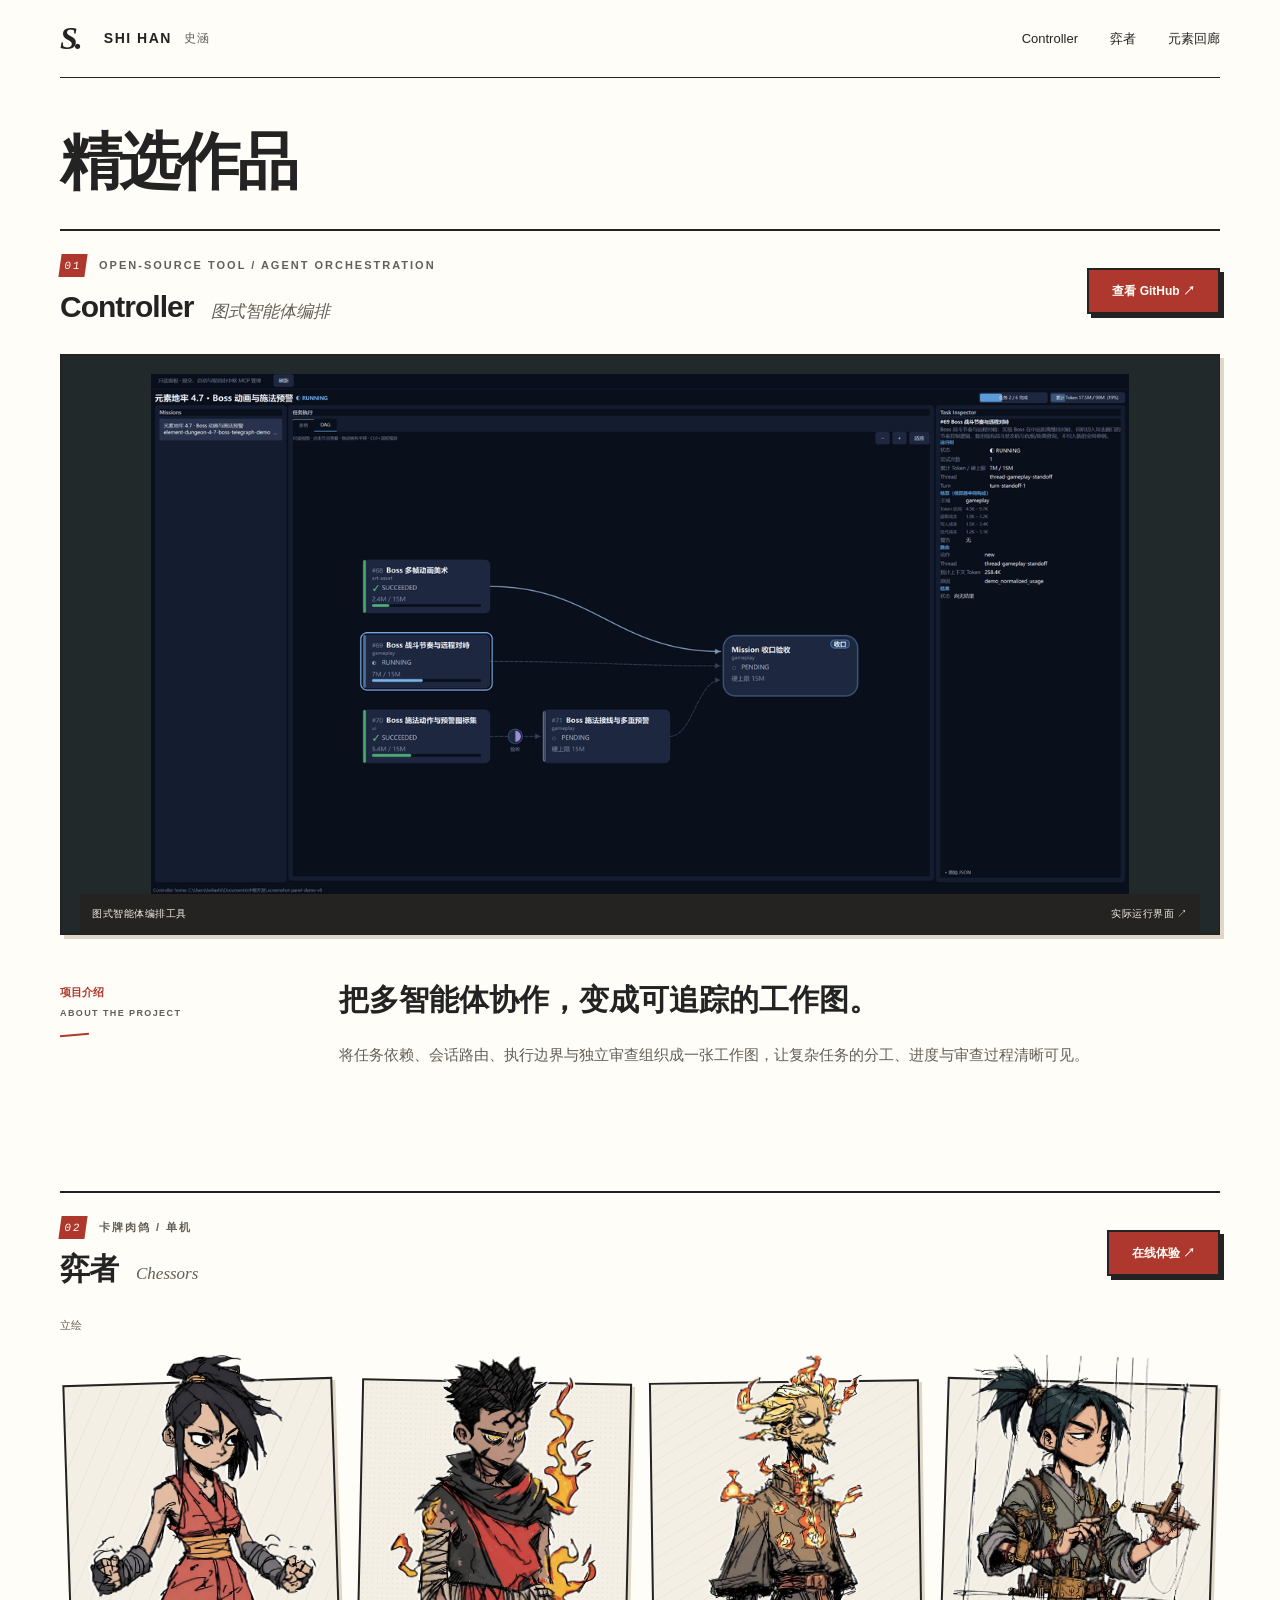
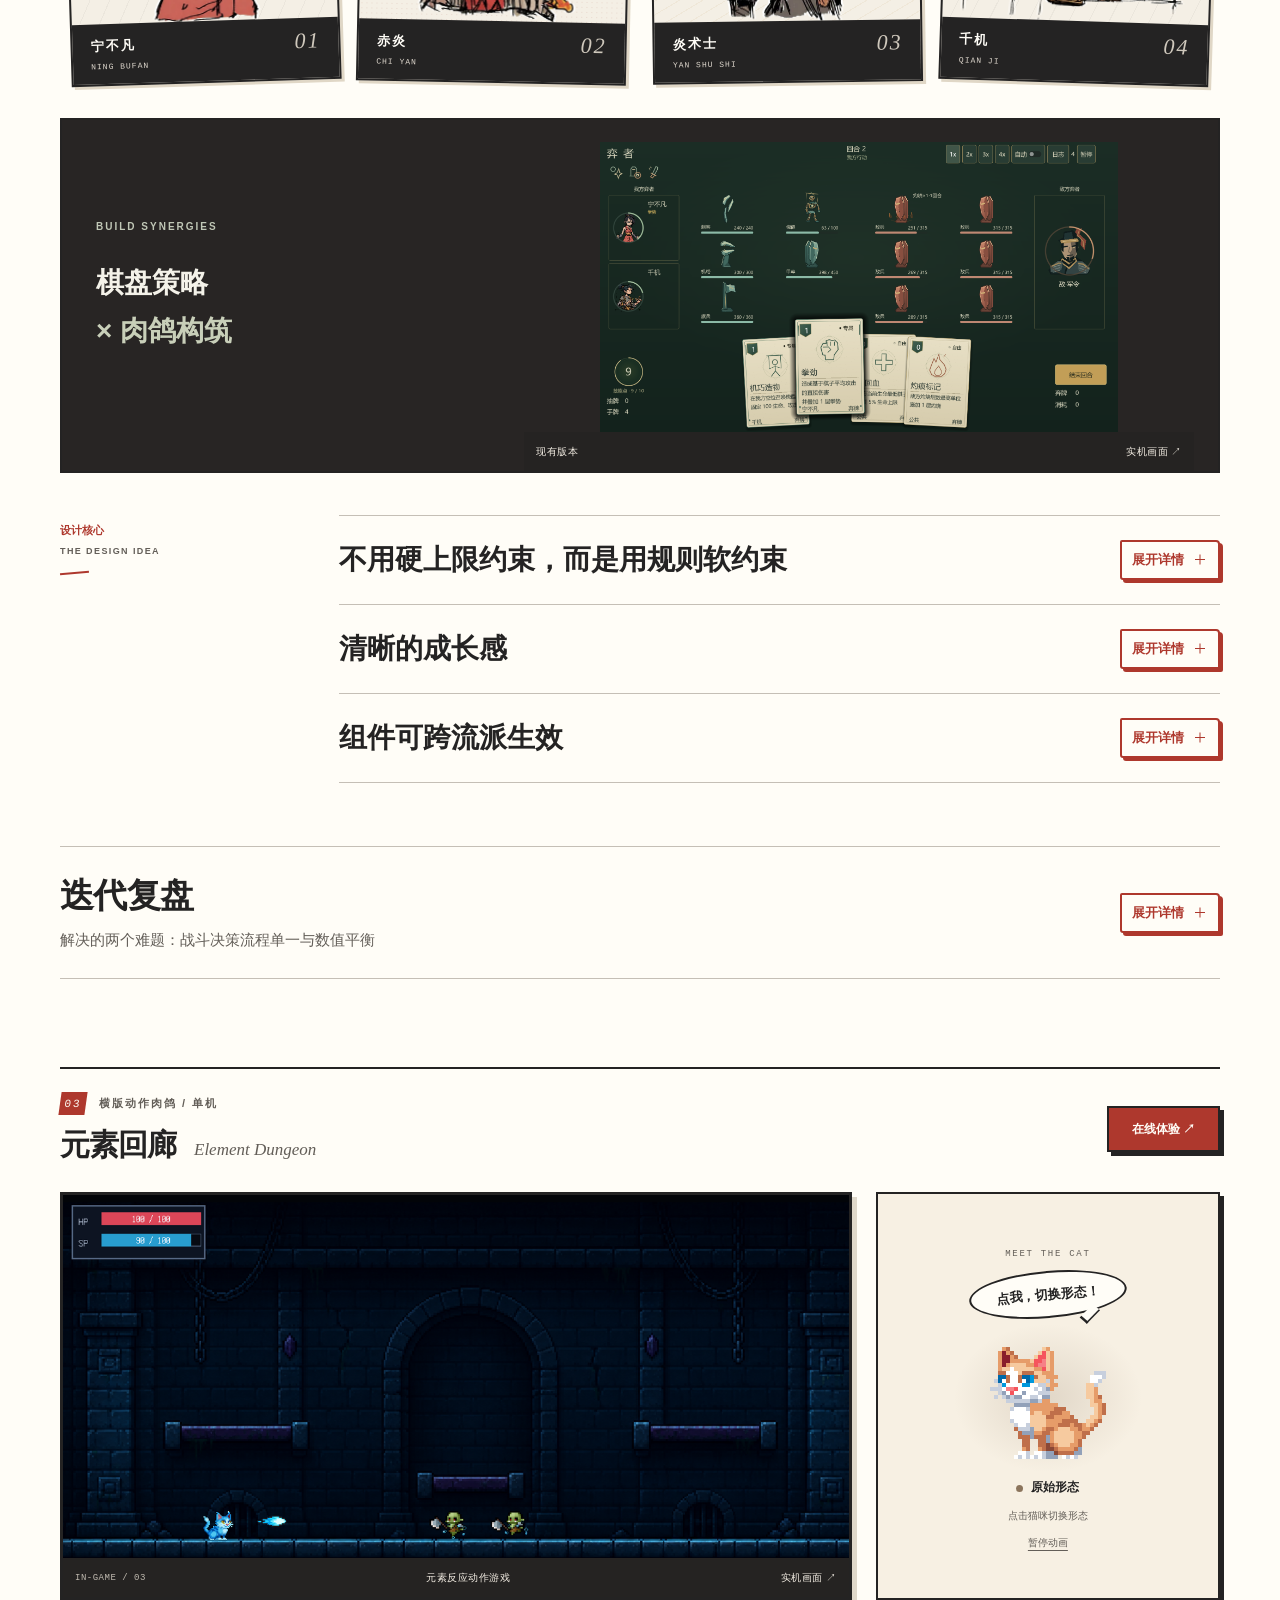
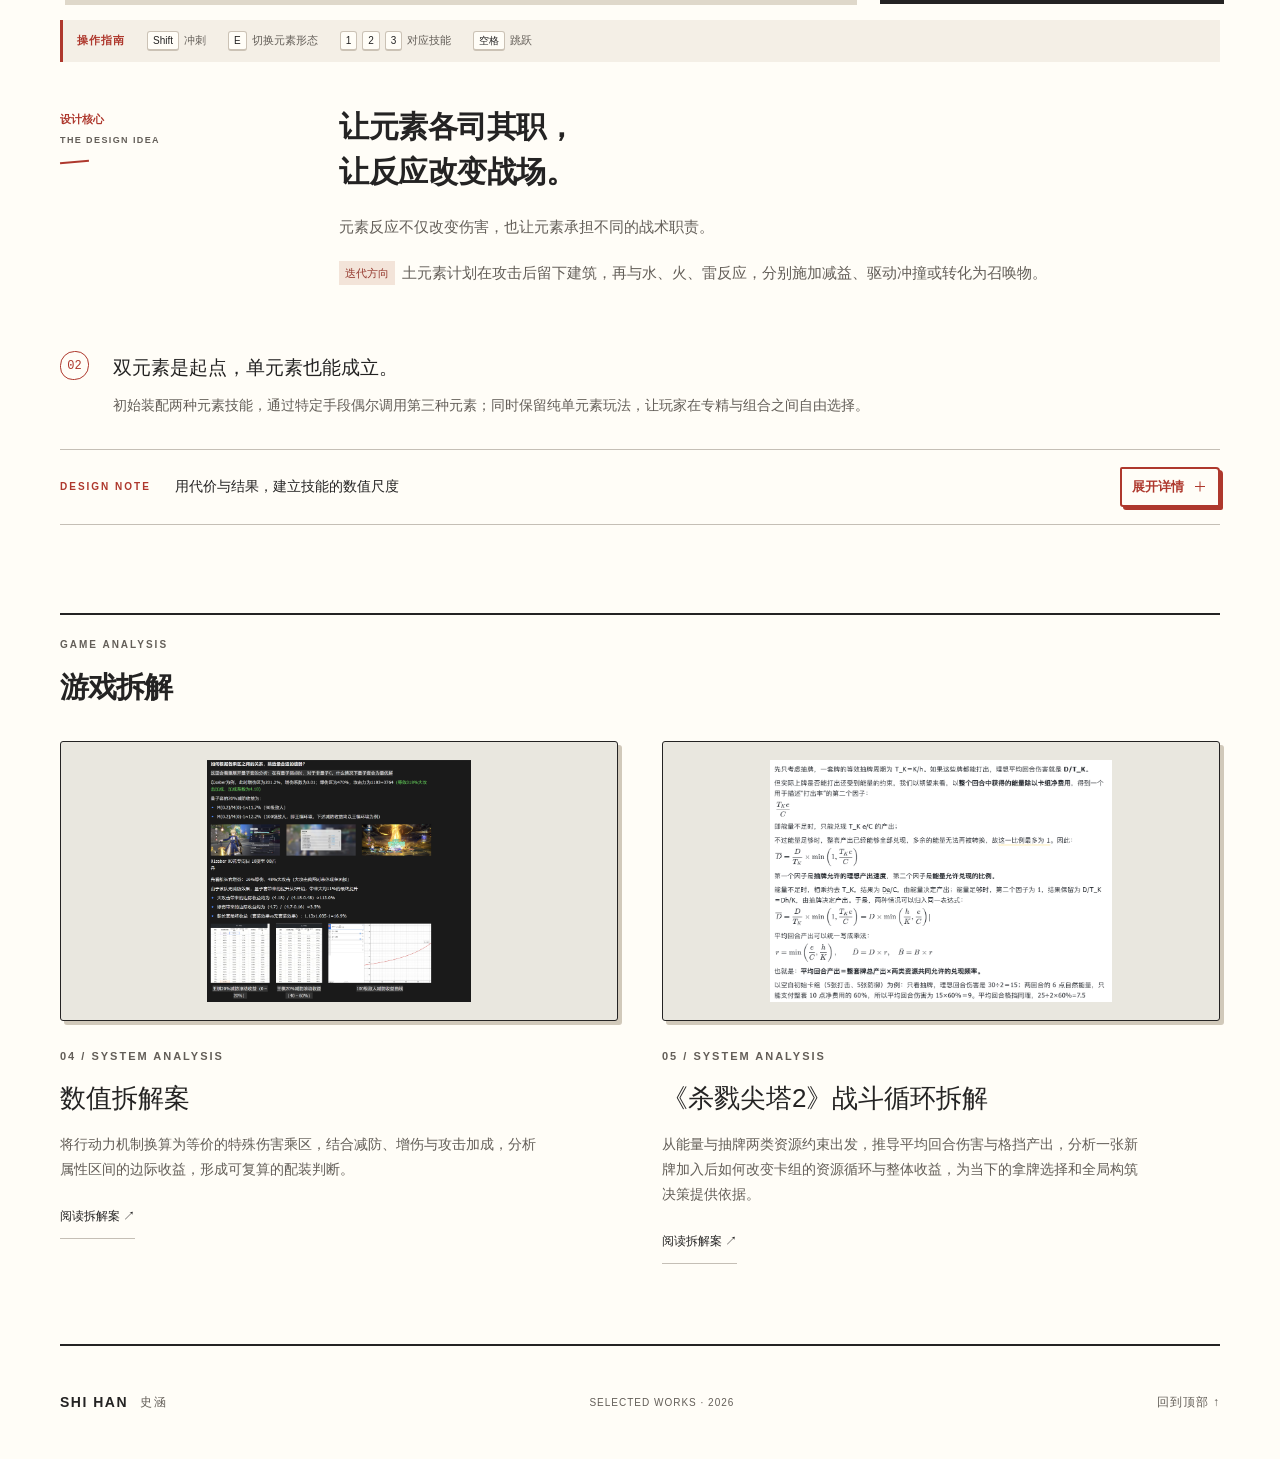
<file: index.html>
<!doctype html>
<html lang="zh-CN" data-theme="comic">
<head>
  <meta charset="UTF-8">
  <meta name="viewport" content="width=device-width, initial-scale=1">
  <meta name="description" content="史涵的个人作品集：开发工具、元素回廊与弈者，展示工程实践与游戏设计。">
  <meta name="theme-color" content="#fffdf7">
  <title>史涵 SHI HAN — 精选作品</title>
  <link rel="icon" href="./assets/favicon.svg" type="image/svg+xml">
  <link rel="stylesheet" href="./home.css">
  <link rel="stylesheet" href="./sketch.css">
  <link rel="stylesheet" href="./design-options/themes.css">
  <link rel="stylesheet" href="./comic.css?v=design-principles">
  <link rel="stylesheet" href="./internet.css">
  <script>
    const previewTheme = new URLSearchParams(location.search).get('theme');
    if (['sketch', 'atlas', 'comic'].includes(previewTheme)) document.documentElement.dataset.theme = previewTheme;
  </script>
  <script src="./home.js" defer></script>
  <link rel="preload" as="image" href="./assets/characters/cat/cat_idle-cropped.png">
  <link rel="preload" as="image" href="./assets/characters/cat/cat_fire_idle-cropped.png">
  <link rel="preload" as="image" href="./assets/characters/cat/cat_water_idle-cropped.png">
  <noscript><style>.cat-animation-toggle,.cat-note,.cat-help,.cat-forms{display:none}</style></noscript>
</head>
<body>
  <a class="skip-link" href="#main">跳到主要内容</a>
  <header class="site-header shell">
    <a class="identity" href="./" aria-label="史涵，作品首页"><span class="identity-mark" aria-hidden="true">S.</span> SHI HAN <span class="identity-cn">史涵</span></a>
    <nav aria-label="主要导航"><a href="#controller">Controller</a><a href="#yizhe">弈者</a><a href="#element">元素回廊</a></nav>
  </header>
  <main id="main">
    <section id="work" class="work-section shell" aria-labelledby="work-title">
      <div class="section-heading"><div><h1 id="work-title">精选作品</h1></div></div>
      <article class="project" id="controller">
        <div class="project-heading"><div><p class="eyebrow"><span class="chapter-number">01</span> OPEN-SOURCE TOOL / AGENT ORCHESTRATION</p><h2 class="project-name">Controller<span>图式智能体编排</span></h2></div><a class="button-link" href="https://github.com/shihan05611-cmd/Controller" target="_blank" rel="noopener">查看 GitHub ↗</a></div>
        <a class="project-image controller-showcase" href="https://github.com/shihan05611-cmd/Controller" target="_blank" rel="noopener" aria-label="查看 Controller GitHub 仓库（新窗口）"><img src="./assets/controller-dashboard.png" alt="Controller 实际运行界面：任务节点、依赖路径与任务检查器" width="1280" height="681" loading="eager" fetchpriority="high" decoding="async"><span class="image-caption">图式智能体编排工具<span>实际运行界面 ↗</span></span></a>
        <div class="project-story"><p class="side-label">项目介绍<br><span>ABOUT THE PROJECT</span></p><div><h3>把多智能体协作，变成可追踪的工作图。</h3><p>将任务依赖、会话路由、执行边界与独立审查组织成一张工作图，让复杂任务的分工、进度与审查过程清晰可见。</p></div></div>
      </article>
      <article class="project" id="yizhe">
        <div class="project-heading"><div><p class="eyebrow"><span class="chapter-number">02</span> 卡牌肉鸽 / 单机</p><h2 class="project-name">弈者<span>Chessors</span></h2></div><a class="button-link" href="https://shihan05611-cmd.github.io/yizhe-card-game/" target="_blank" rel="noopener">在线体验 ↗</a></div>
        <div class="character-strip" aria-label="弈者角色立绘">
          <div class="character-strip-heading"><span>立绘</span></div>
          <div class="character-lineup">
            <figure><img src="./assets/characters/yizhe-ningbufan-web.webp" alt="宁不凡角色立绘" width="408" height="480" loading="lazy" decoding="async"><figcaption><i aria-hidden="true">01</i>宁不凡<span>NING BUFAN</span></figcaption></figure>
            <figure><img src="./assets/characters/yizhe-chiyan-web.webp" alt="赤炎角色立绘" width="374" height="480" loading="lazy" decoding="async"><figcaption><i aria-hidden="true">02</i>赤炎<span>CHI YAN</span></figcaption></figure>
            <figure><img src="./assets/characters/yizhe-yanshushi-web.webp" alt="炎术士角色立绘" width="282" height="480" loading="lazy" decoding="async"><figcaption><i aria-hidden="true">03</i>炎术士<span>YAN SHU SHI</span></figcaption></figure>
            <figure><img src="./assets/characters/yizhe-qianji-web.webp" alt="千机角色立绘" width="446" height="480" loading="lazy" decoding="async"><figcaption><i aria-hidden="true">04</i>千机<span>QIAN JI</span></figcaption></figure>
          </div>
        </div>
        <div class="chess-showcase"><div class="chess-intro"><span class="eyebrow">BUILD SYNERGIES</span><p>棋盘策略<br><span>× 肉鸽构筑</span></p></div><a class="project-image chess-image" href="https://shihan05611-cmd.github.io/yizhe-card-game/" target="_blank" rel="noopener" aria-label="在线体验弈者（新窗口）"><img src="./assets/yizhe-showcase.png" alt="弈者实机画面：宁不凡与千机通过手牌指挥棋子，进行回合制战斗" width="1901" height="1063" loading="lazy" decoding="async"><span class="image-caption">现有版本 <span>实机画面 ↗</span></span></a></div>
        <div class="project-story design-principles"><p class="side-label">设计核心<br><span>THE DESIGN IDEA</span></p><div class="principle-list"><details class="design-note principle-note"><summary><span class="principle-title">不用硬上限约束，而是用规则软约束</span><span class="note-toggle"><span class="note-expand-label">展开详情</span><span class="note-collapse-label">收起详情</span><span class="details-icon" aria-hidden="true"></span></span></summary><div class="note-content"><p>有一张牌的效果是：给对方的灼烧层数翻倍。灼烧的效果类似杀戮尖塔的中毒（结算时造成层数对应的伤害，并减少一层），看牌面效果这是一张极其强的卡，但我用了三组可解决的约束使得这张牌不失控，但又给玩家营造可突破约束的期待感；</p><p><strong>第一个约束是能量约束</strong>，这张牌没有消耗属性理论上它可以无限用，但有一个能量递增：能量会按1、2、4、4...这样一直消耗。不过项目其实只有4点能量上限，想要放出多次，就需要获得比较强的能量手段，当然也可以硬憋；</p><p><strong>第二个约束是靠“牌位”也就是出牌机会来约束</strong>，这张牌属于越打越强所以比一般的卡牌还要依赖运转。一般来说，打完一轮卡组的牌再洗牌进入下一轮需要两个回合（且随着爬塔层数增加，所需轮次会逐渐上升）。但我的战斗设计一般在6～7个回合就可以结束，也就是一般对局可打出的次数可以计算出来；实际也使用了一套伤害建模，去衡量这张牌在资源消耗和输出强化上的关系。</p><p><strong>第三个约束是这张牌只对单体生效，对群手段不足</strong>。由于我们是一个棋盘策略，需要攻击的敌人在3~4个，所以对于杀戮尖塔来说绝对超模的一张牌，放在我们这个游戏里其实并没有太过分。前面两个约束的解决方法比较显而易见，玩家心中会有明确的期待感。第三个约束的解决手段则看起来没那么明显，需要在游戏探索的过程中去发现，因为和游戏的其他卡牌联动有关，比如有一张灼烧体系的卡牌效果是可以把灼烧进行集中转移。玩家就可以先把群体的灼烧转移到一个人身上，然后再用翻倍效果打出Combo，把大量翻倍之后的灼烧层数再去转移到其他怪物身上。</p><p><strong>宽松的说其实还有第四个约束，也就是节奏约束</strong>。可以看到，这个游戏的灼烧体系输出在短线比较差，相比一般队伍会吃更多战损，从而需要走更多治疗节点，损失一些成长机会。但这个约束也好解决就是抓一些生存卡，以及灼烧天然就适合拖战损然后多走治疗节点，因为这个体系相对来说没那么吃局外成长。</p></div></details><details class="design-note principle-note"><summary><span class="principle-title">清晰的成长感</span><span class="note-toggle"><span class="note-expand-label">展开详情</span><span class="note-collapse-label">收起详情</span><span class="details-icon" aria-hidden="true"></span></span></summary><div class="note-content"><p class="pending-copy">内容待补充。</p></div></details><details class="design-note principle-note"><summary><span class="principle-title">组件可跨流派生效</span><span class="note-toggle"><span class="note-expand-label">展开详情</span><span class="note-collapse-label">收起详情</span><span class="details-icon" aria-hidden="true"></span></span></summary><div class="note-content"><h4>角色代表流派，<br>但流派不止角色。</h4><p>同一种状态可被不同技能利用，组件也能跨流派发挥作用。例如，反击遗物既能强化反击体系，也能为灼烧体系增加命中次数，帮助叠加灼烧。</p></div></details></div></div>

        <details class="design-note iteration-review">
          <summary><span><span class="review-title">迭代复盘</span><span class="review-subtitle">解决的两个难题：战斗决策流程单一与数值平衡</span></span><span class="note-toggle"><span class="note-expand-label">展开详情</span><span class="note-collapse-label">收起详情</span><span class="details-icon"></span></span></summary>
          <div class="note-content">
<section class="review-section" aria-labelledby="review-decisions"><h3 id="review-decisions">第一个难题是，原来的战斗流程比较容易形成固定套路，决策的多元性少了一层。</h3><p>这个项目最初并不是卡牌机制，而是比较传统的回合制里双方轮流放技能的战斗流程。我自己体验下来觉得，当玩家熟悉了技能之后，就比较容易反复使用同一套释放顺序，玩久了可能会觉得重复。以及对于回合制肉鸽来说技能是个很核心的机制，但固定了技能槽位后，“技能”终究面临取舍，肉鸽感相对偏弱。所以我当时考虑的是，怎么在保留原本战斗体验的基础上，再增加一层技能释放相关的决策。</p><p>后来我认识到，卡牌化其实非常适合这个回合制肉鸽。</p><p>首先，它可以保住最基本的原定体验。我把原来的技能转化成卡牌，每回合按规则抽牌，再用行动资源限制出牌。原本技能的作用、角色的特色，以及通过技能影响弈子战斗的流程，都可以延续下来。</p><p>但更进一步，卡牌化之后，在技能抓取思路上不再只是“哪个技能最强”，而是“哪个技能对当下的卡组综合提升最高”，增加了局外的决策空间。而对于局内，也多了释放时机和通过运转可以让回合多次打出技能，增加了局内的操作上限。</p><p>也就是说，战斗内的出牌和资源分配，会跟战斗外的抓牌构筑联系起来。通过这一层，把资源循环的决策做得更深入，让玩家根据当前手牌和已有构筑调整打法。</p></section>
<section class="review-section" aria-labelledby="review-balance"><h3 id="review-balance">第二个难题是，回合制的肉鸽游戏，到底怎么样去把数据平衡给做好？</h3><p>我的解决思路是分两步。</p><p>第一步，先建立起卡牌和遗物的强度预算，让每一张技能牌在牌面上达成平衡，以估计出玩家在每个阶段的成长速度。再根据玩家的预期成长速度，反推敌方的成长曲线。假设玩家每经过一个成长节点，预期强度提升20%，那我可能让敌人早期的成长速度在15%左右，后期再提高到25%左右。这些数字只是用来说明思路：前期先给玩家建立构筑、感受成长的空间，后期再提高压力，考验玩家能不能通过抓牌和组合，让实际收益超过单张卡牌的基础提升。</p><p>第二步，是用无头模拟程序做批量战斗验证。</p><p>因为前面的成长曲线模型本质还是一个预估，卡牌之间的配合、抽牌顺序和实际出牌策略，都可能让结果偏离模型。所以我会把不同角色、构筑和阶段的表现作为验证方向，观察胜率、失败节点和战斗回合数，看看实际结果是不是符合第一步的预期，再去调整卡牌、遗物或者敌方曲线。</p></section>
</div>
        </details>
      </article>
      <article class="project" id="element">
        <div class="project-heading"><div><p class="eyebrow"><span class="chapter-number">03</span> 横版动作肉鸽 / 单机</p><h2 class="project-name">元素回廊<span>Element Dungeon</span></h2></div><a class="button-link" href="https://shihan05611-cmd.github.io/element-dungeon/" target="_blank" rel="noopener">在线体验 ↗</a></div>
        <div class="element-showcase">
          <a class="project-image dungeon-image" href="https://shihan05611-cmd.github.io/element-dungeon/" target="_blank" rel="noopener" aria-label="在线体验元素回廊（新窗口）"><img src="./assets/element-corridor-showcase.png" alt="元素回廊实机画面：蓝色角色在像素地牢中与敌人战斗" width="1280" height="591" loading="lazy" decoding="async"><span class="image-caption"><span class="frame-caption">IN-GAME / 03</span> 元素反应动作游戏 <span>实机画面 ↗</span></span></a>
          <div class="cat-playground" data-cat-element="base">
            <span class="cat-panel-label">MEET THE CAT</span>
            <p class="cat-note">点我，切换形态！</p>
            <button class="cat-button" type="button" aria-label="切换猫咪形态，当前原始形态" aria-describedby="cat-help" disabled>
              <span class="cat-sprite" role="img" aria-label="元素地牢主角猫的待机动画"></span>
            </button>
            <span class="cat-element" aria-live="polite" aria-atomic="true">原始形态</span>
            <p class="cat-help" id="cat-help">点击猫咪切换形态</p>
            <button class="cat-animation-toggle" type="button" aria-pressed="false">暂停动画</button>
          </div>
        </div>
        <aside class="controls-note" aria-label="元素回廊游戏操作"><span class="controls-label">操作指南</span><span><kbd>Shift</kbd> 冲刺</span><span><kbd>E</kbd> 切换元素形态</span><span><kbd>1</kbd><kbd>2</kbd><kbd>3</kbd> 对应技能</span><span><kbd>空格</kbd> 跳跃</span></aside>
        <div class="project-story"><p class="side-label">设计核心<br><span>THE DESIGN IDEA</span></p><div><h4>让元素各司其职，<br>让反应改变战场。</h4><p>元素反应不仅改变伤害，也让元素承担不同的战术职责。</p><p class="iteration-paragraph"><span class="direction-label">迭代方向</span>土元素计划在攻击后留下建筑，再与水、火、雷反应，分别施加减益、驱动冲撞或转化为召唤物。</p></div></div>
        <div class="insight-row"><span class="insight-number">02</span><div><h4>双元素是起点，单元素也能成立。</h4><p>初始装配两种元素技能，通过特定手段偶尔调用第三种元素；同时保留纯单元素玩法，让玩家在专精与组合之间自由选择。</p></div></div>
        <details class="design-note"><summary><span><span class="eyebrow">DESIGN NOTE</span>用代价与结果，建立技能的数值尺度</span><span class="note-toggle"><span class="note-expand-label">展开详情</span><span class="note-collapse-label">收起详情</span><span class="details-icon"></span></span></summary><div class="note-content"><p>以「10 能量 → 10 点远程单体伤害」作为基准，再把范围、爆发速度、元素附着与行动限制计入收益和代价。以下为设计基准示例。</p><div class="table-scroll" tabindex="0" role="region" aria-label="技能代价与收益对比"><table><thead><tr><th scope="col">技能</th><th scope="col">能量与伤害</th><th scope="col">为什么这样定价</th></tr></thead><tbody><tr><th scope="row">普通元素弹</th><td>10 能量 / 10 伤害</td><td>远程单体输出，附带元素附着，作为比较基准。</td></tr><tr><th scope="row">元素爆发</th><td>全部能量 / 每 10 能量折算 8 伤害</td><td>范围伤害与短时爆发效率较高，因此降低单位能量倍率。</td></tr><tr><th scope="row">元素激光</th><td>10 能量 / 10 伤害</td><td>高频伤害、快速附着是收益，施放时灵活性受限是代价。尚未量化哪一侧影响更大，暂按两者抵消，沿用基准倍率。</td></tr></tbody></table></div><p class="note-aside">普攻不消耗能量，但需要接近敌人：距离与风险同样是一种成本。</p></div></details>
      </article>
    </section>
    <section class="explorations shell" id="breakdowns" aria-labelledby="breakdowns-title"><div class="section-heading"><div><p class="eyebrow">GAME ANALYSIS</p><h2 id="breakdowns-title">游戏拆解</h2></div></div><div class="exploration-grid">
      <article class="exploration-card"><a class="exploration-image" href="https://ocn118lvmrj3.feishu.cn/wiki/Hf3ewx05miPujBkqn7kcYoNJnKh" target="_blank" rel="noopener" aria-label="查看数值拆解案（新窗口）"><img src="./assets/numerical-breakdown-showcase.png" alt="数值拆解案：角色属性、战斗数据与收益曲线分析" width="1620" height="1486" loading="lazy" decoding="async"></a><p class="eyebrow">04 / SYSTEM ANALYSIS</p><h3>数值拆解案</h3><p>将行动力机制换算为等价的特殊伤害乘区，结合减防、增伤与攻击加成，分析属性区间的边际收益，形成可复算的配装判断。</p><a class="inline-link" href="https://ocn118lvmrj3.feishu.cn/wiki/Hf3ewx05miPujBkqn7kcYoNJnKh" target="_blank" rel="noopener">阅读拆解案 ↗</a></article>
      <article class="exploration-card"><a class="exploration-image" href="https://ocn118lvmrj3.feishu.cn/docx/Oazed3XNuoKAtqxTQS0cFAvJnw7" target="_blank" rel="noopener" aria-label="查看《杀戮尖塔2》战斗循环拆解（新窗口）"><img src="./assets/card-resource-breakdown.png" alt="《杀戮尖塔2》战斗循环拆解：抽牌与能量共同约束平均回合伤害和格挡产出" width="1014" height="719" loading="lazy" decoding="async"></a><p class="eyebrow">05 / SYSTEM ANALYSIS</p><h3>《杀戮尖塔2》战斗循环拆解</h3><p>从能量与抽牌两类资源约束出发，推导平均回合伤害与格挡产出，分析一张新牌加入后如何改变卡组的资源循环与整体收益，为当下的拿牌选择和全局构筑决策提供依据。</p><a class="inline-link" href="https://ocn118lvmrj3.feishu.cn/docx/Oazed3XNuoKAtqxTQS0cFAvJnw7" target="_blank" rel="noopener">阅读拆解案 ↗</a></article>
    </div></section>
  </main>
  <footer class="site-footer shell"><a class="identity" href="./">SHI HAN <span class="identity-cn">史涵</span></a><p>SELECTED WORKS · 2026</p><a href="#main">回到顶部 ↑</a></footer>
</body>
</html>
</file>
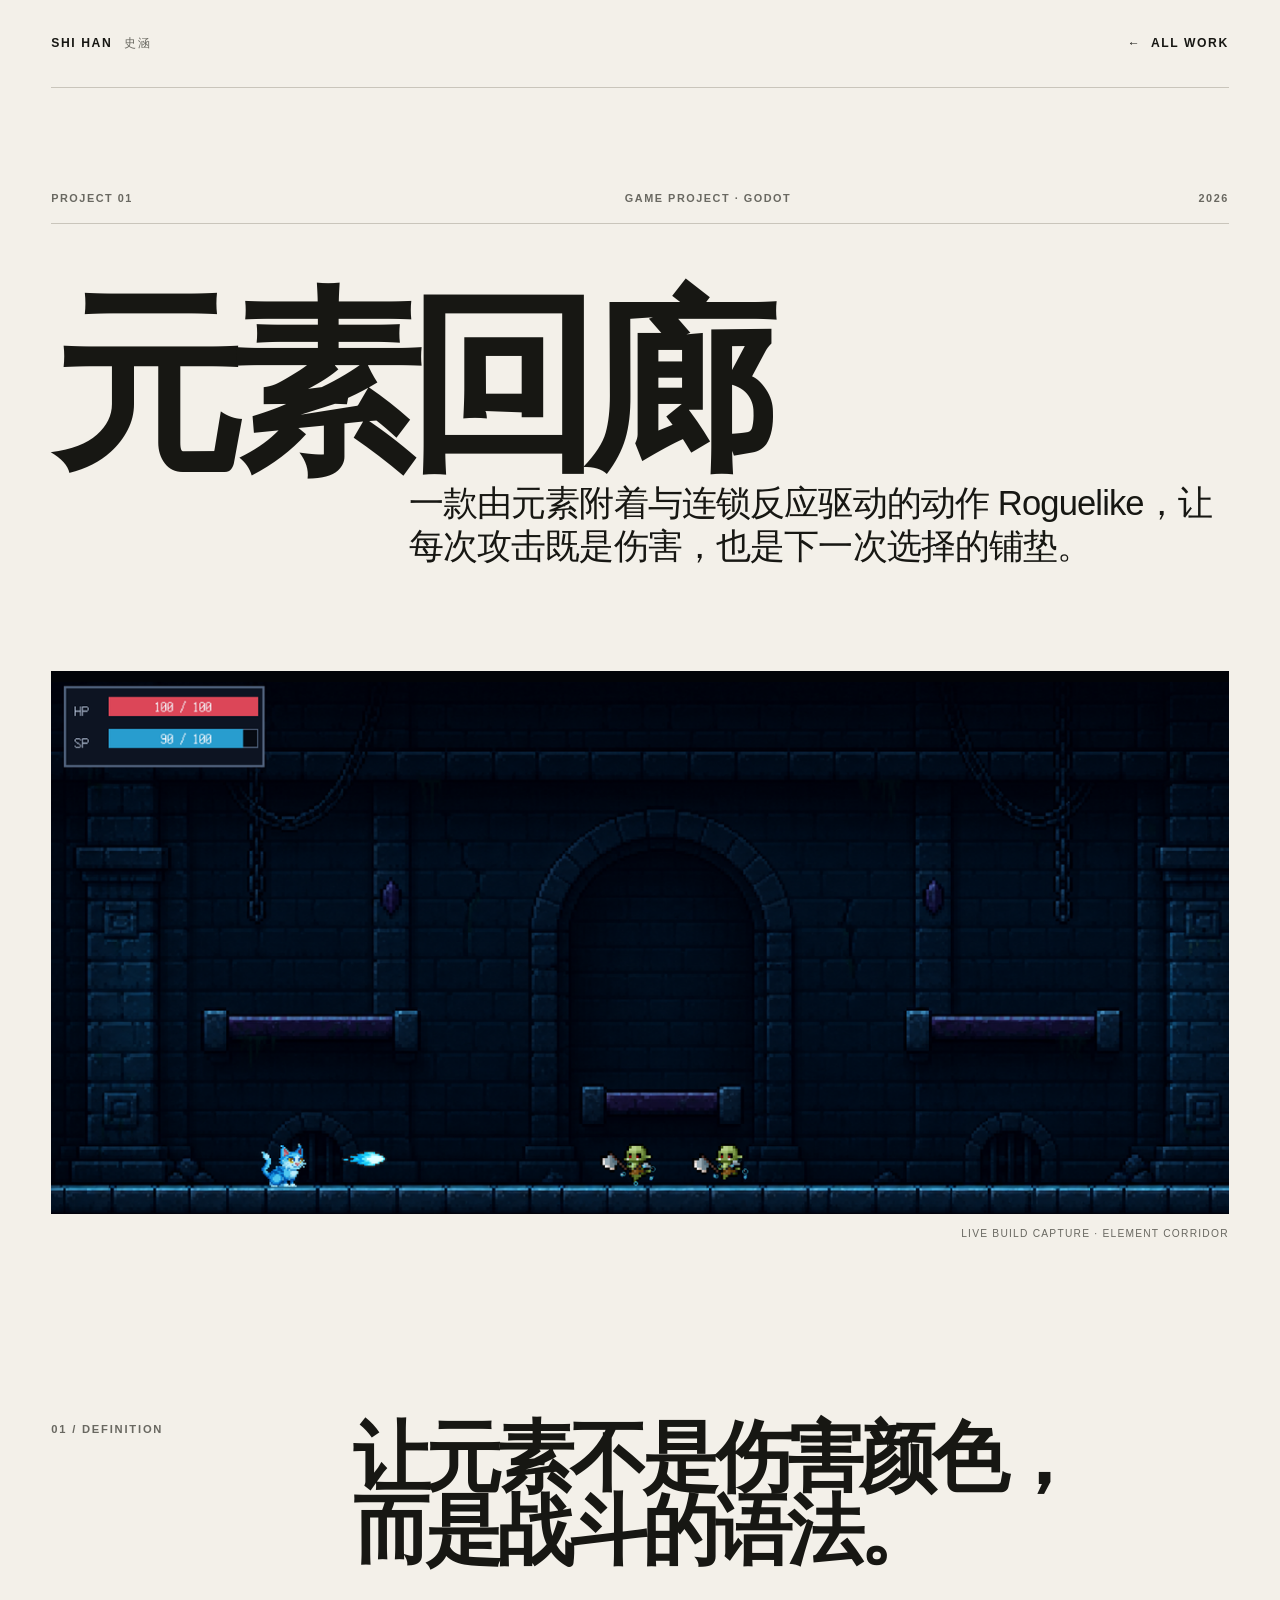
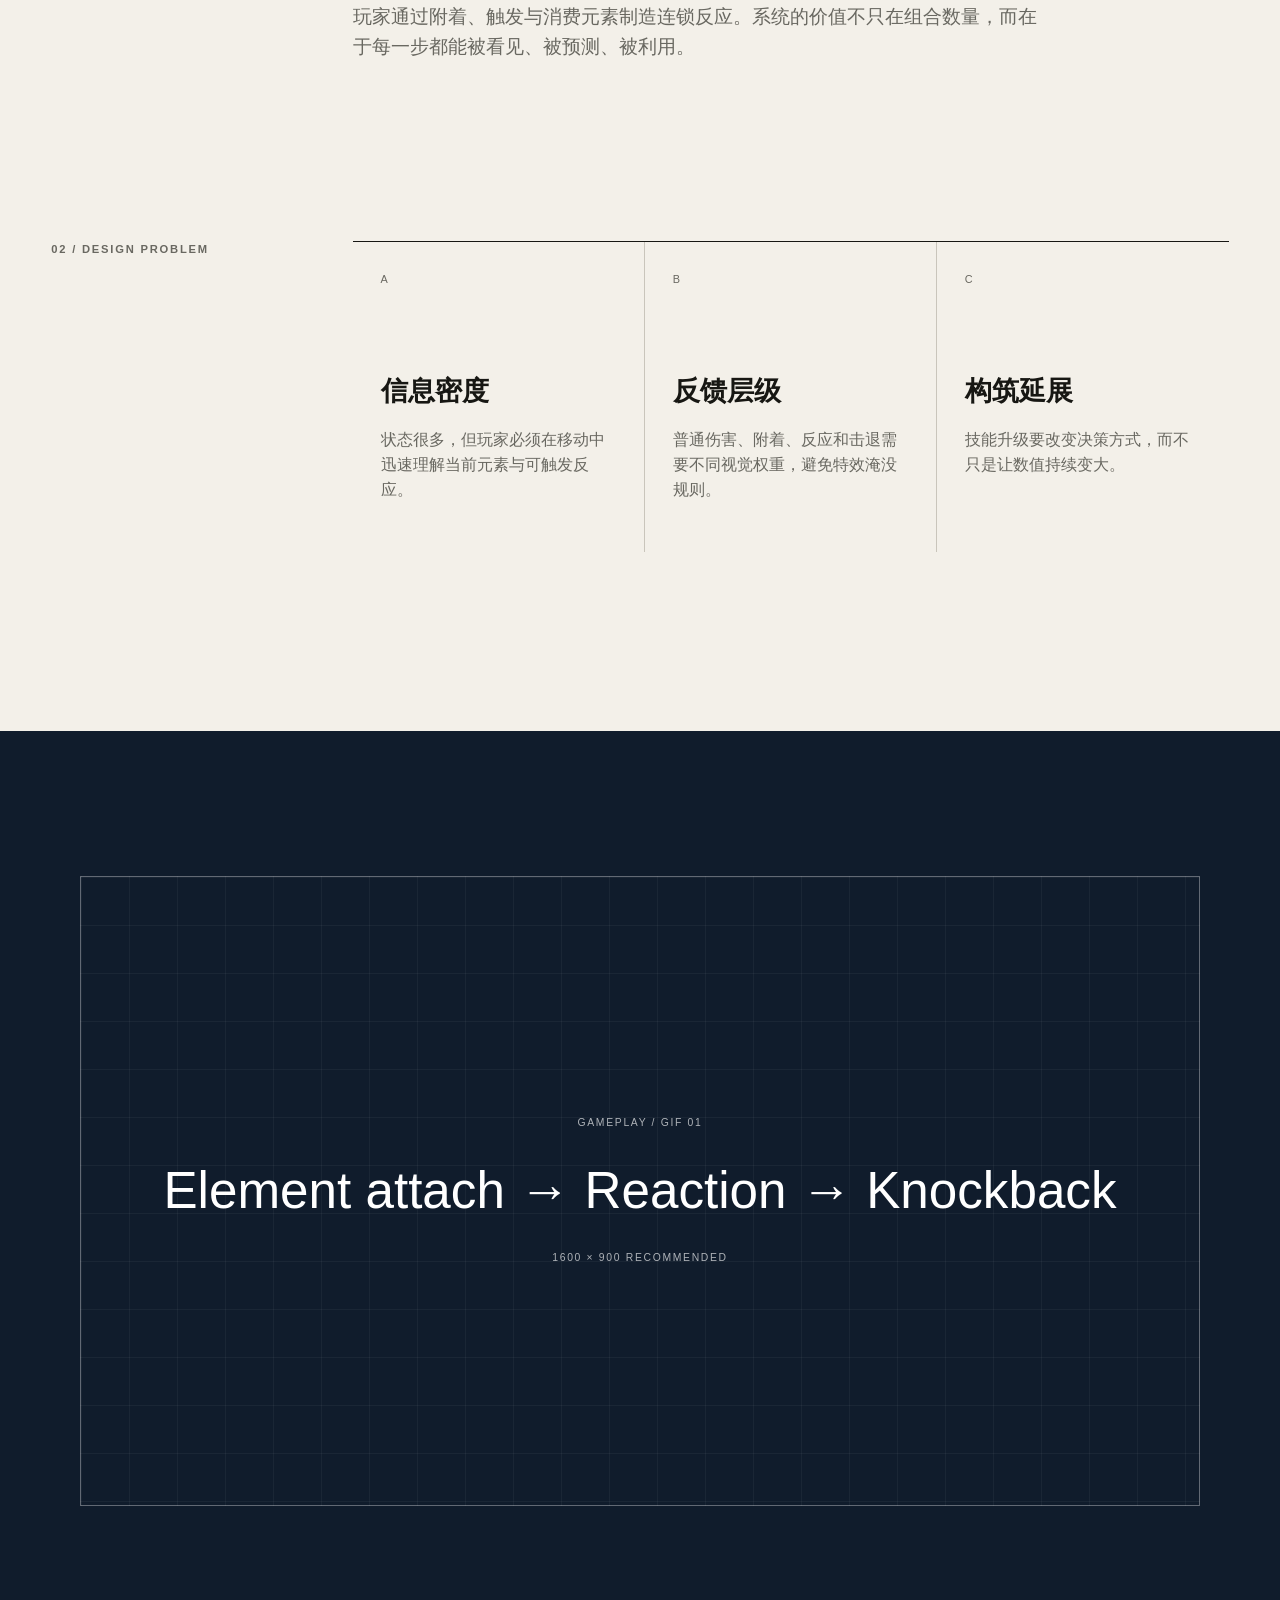
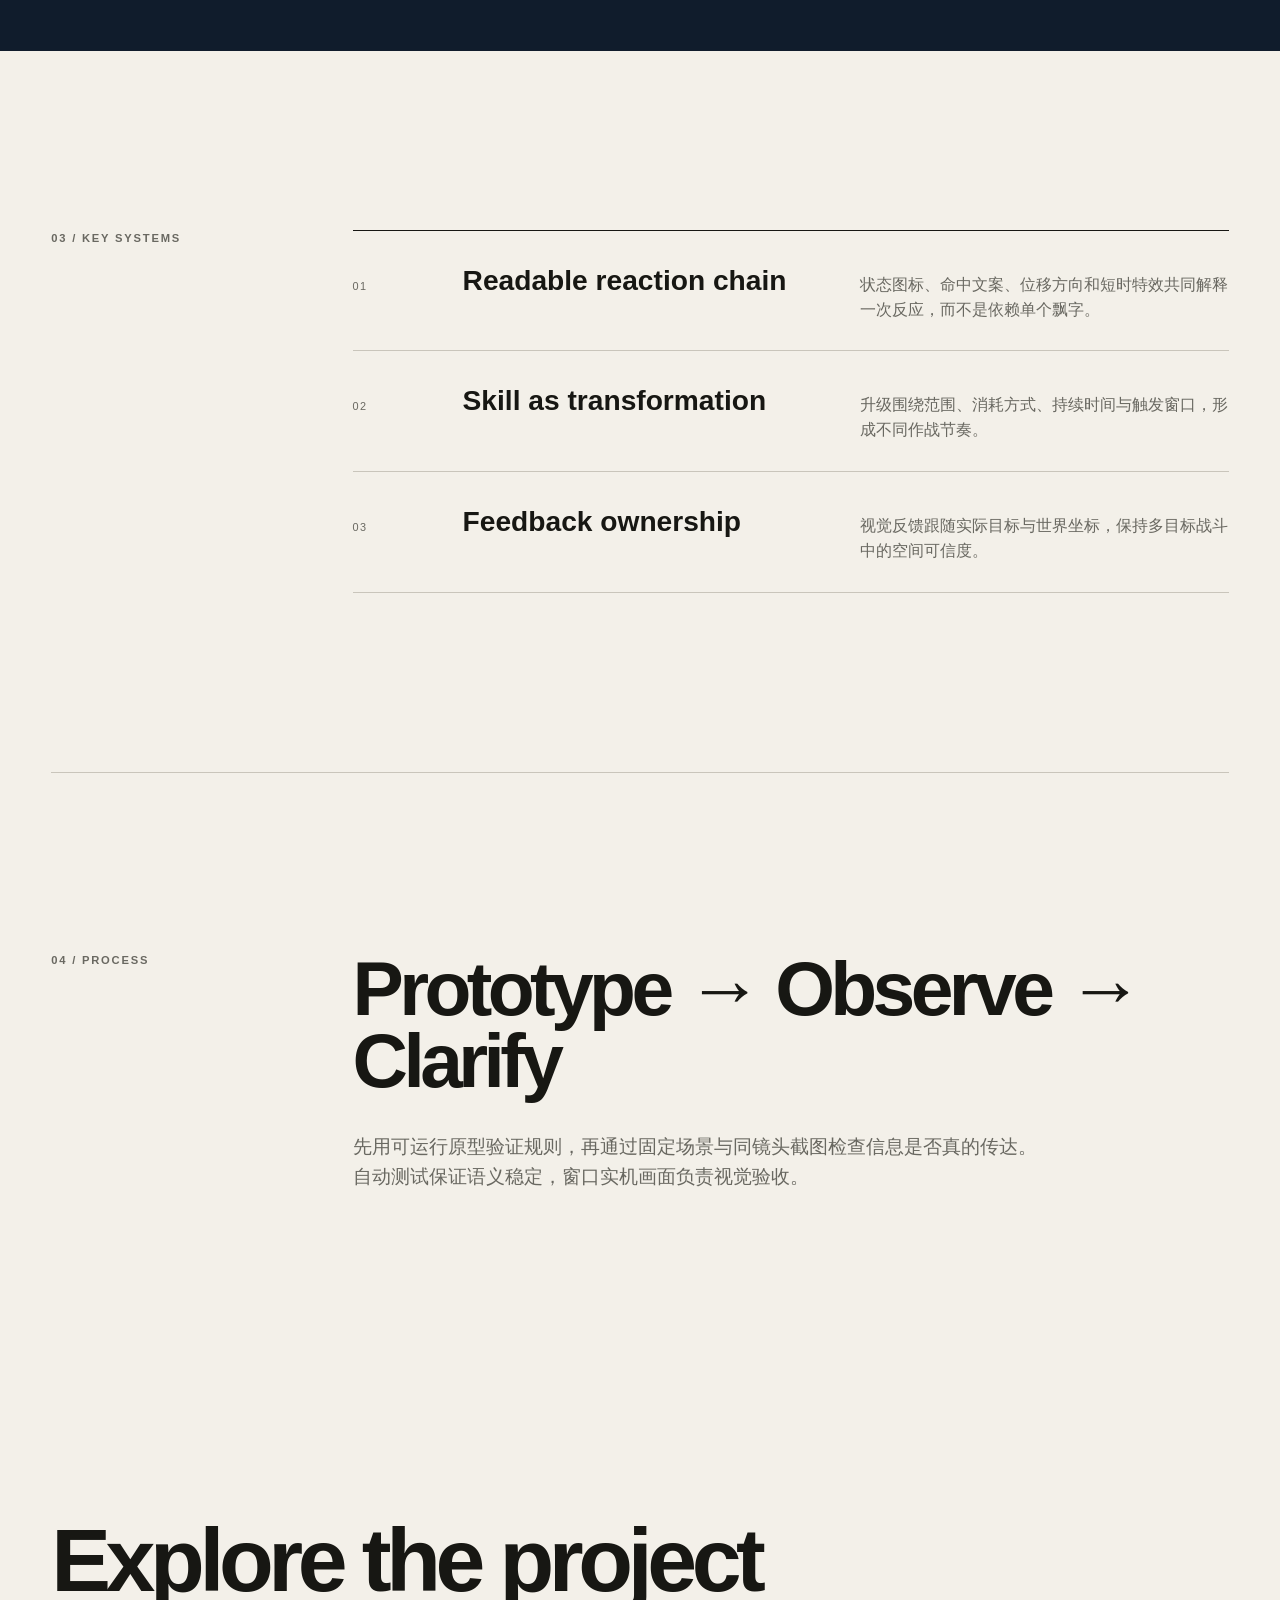
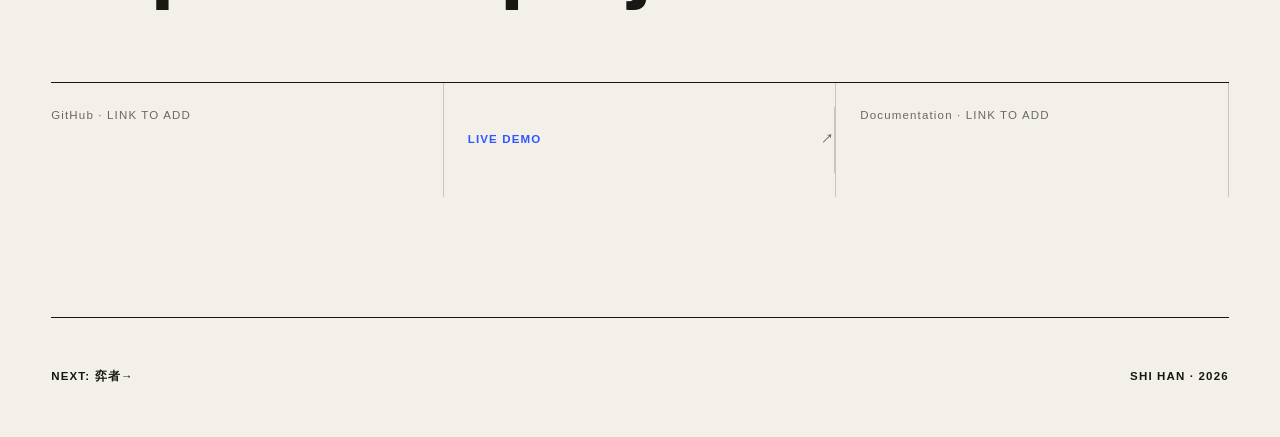
<file: projects/project-1/index.html>
<!doctype html>
<html lang="zh-CN">
<head>
  <meta charset="UTF-8">
  <meta name="viewport" content="width=device-width, initial-scale=1">
  <meta name="description" content="元素回廊项目案例：元素反应驱动的动作 Roguelike。">
  <title>元素回廊 — SHI HAN</title>
  <link rel="icon" href="../../assets/favicon.svg" type="image/svg+xml">
  <link rel="stylesheet" href="../../styles.css">
  <script src="../../script.js" defer></script>
</head>
<body class="case-page case-page--dungeon">
  <a class="skip-link" href="#main">跳到主要内容</a>
  <header class="site-header shell">
    <a class="identity" href="../../">SHI HAN <span>史涵</span></a>
    <a class="back-link" href="../../#work"><span aria-hidden="true">←</span> All Work</a>
  </header>
  <main id="main">
    <section class="case-hero shell">
      <div class="case-kicker reveal"><span>PROJECT 01</span><span>GAME PROJECT · GODOT</span><span>2026</span></div>
      <h1 class="reveal">元素回廊</h1>
      <p class="case-deck reveal">一款由元素附着与连锁反应驱动的动作 Roguelike，让每次攻击既是伤害，也是下一次选择的铺垫。</p>
      <figure class="case-cover reveal">
        <img src="../../assets/element-corridor-showcase.png" alt="元素回廊实机画面：蓝色角色在暗色像素地牢中与两名敌人战斗" width="1280" height="591">
        <figcaption>LIVE BUILD CAPTURE · ELEMENT CORRIDOR</figcaption>
      </figure>
    </section>

    <section class="case-intro shell reveal">
      <p class="section-number">01 / DEFINITION</p>
      <div><h2>让元素不是伤害颜色，<br>而是战斗的语法。</h2><p>玩家通过附着、触发与消费元素制造连锁反应。系统的价值不只在组合数量，而在于每一步都能被看见、被预测、被利用。</p></div>
    </section>

    <section class="case-problem shell reveal">
      <p class="section-number">02 / DESIGN PROBLEM</p>
      <div class="problem-grid">
        <div><span>A</span><h3>信息密度</h3><p>状态很多，但玩家必须在移动中迅速理解当前元素与可触发反应。</p></div>
        <div><span>B</span><h3>反馈层级</h3><p>普通伤害、附着、反应和击退需要不同视觉权重，避免特效淹没规则。</p></div>
        <div><span>C</span><h3>构筑延展</h3><p>技能升级要改变决策方式，而不只是让数值持续变大。</p></div>
      </div>
    </section>

    <section class="media-band media-band--dungeon reveal" aria-label="实机效果展示位">
      <div class="media-slot"><span>GAMEPLAY / GIF 01</span><strong>Element attach → Reaction → Knockback</strong><small>1600 × 900 recommended</small></div>
    </section>

    <section class="case-systems shell reveal">
      <p class="section-number">03 / KEY SYSTEMS</p>
      <div class="systems-list">
        <article><span>01</span><h3>Readable reaction chain</h3><p>状态图标、命中文案、位移方向和短时特效共同解释一次反应，而不是依赖单个飘字。</p></article>
        <article><span>02</span><h3>Skill as transformation</h3><p>升级围绕范围、消耗方式、持续时间与触发窗口，形成不同作战节奏。</p></article>
        <article><span>03</span><h3>Feedback ownership</h3><p>视觉反馈跟随实际目标与世界坐标，保持多目标战斗中的空间可信度。</p></article>
      </div>
    </section>

    <section class="process shell reveal">
      <p class="section-number">04 / PROCESS</p>
      <div><h2>Prototype → Observe → Clarify</h2><p>先用可运行原型验证规则，再通过固定场景与同镜头截图检查信息是否真的传达。自动测试保证语义稳定，窗口实机画面负责视觉验收。</p></div>
    </section>

    <section class="case-links shell reveal">
      <h2>Explore the project</h2>
      <div><span>GitHub · LINK TO ADD</span><a href="https://shihan05611-cmd.github.io/element-dungeon/" target="_blank" rel="noopener">Live Demo <span aria-hidden="true">↗</span></a><span>Documentation · LINK TO ADD</span></div>
    </section>
  </main>
  <footer class="site-footer shell"><a href="../project-2/">Next: 弈者 <span aria-hidden="true">→</span></a><p>SHI HAN · <span data-year>2026</span></p></footer>
</body>
</html>
</file>
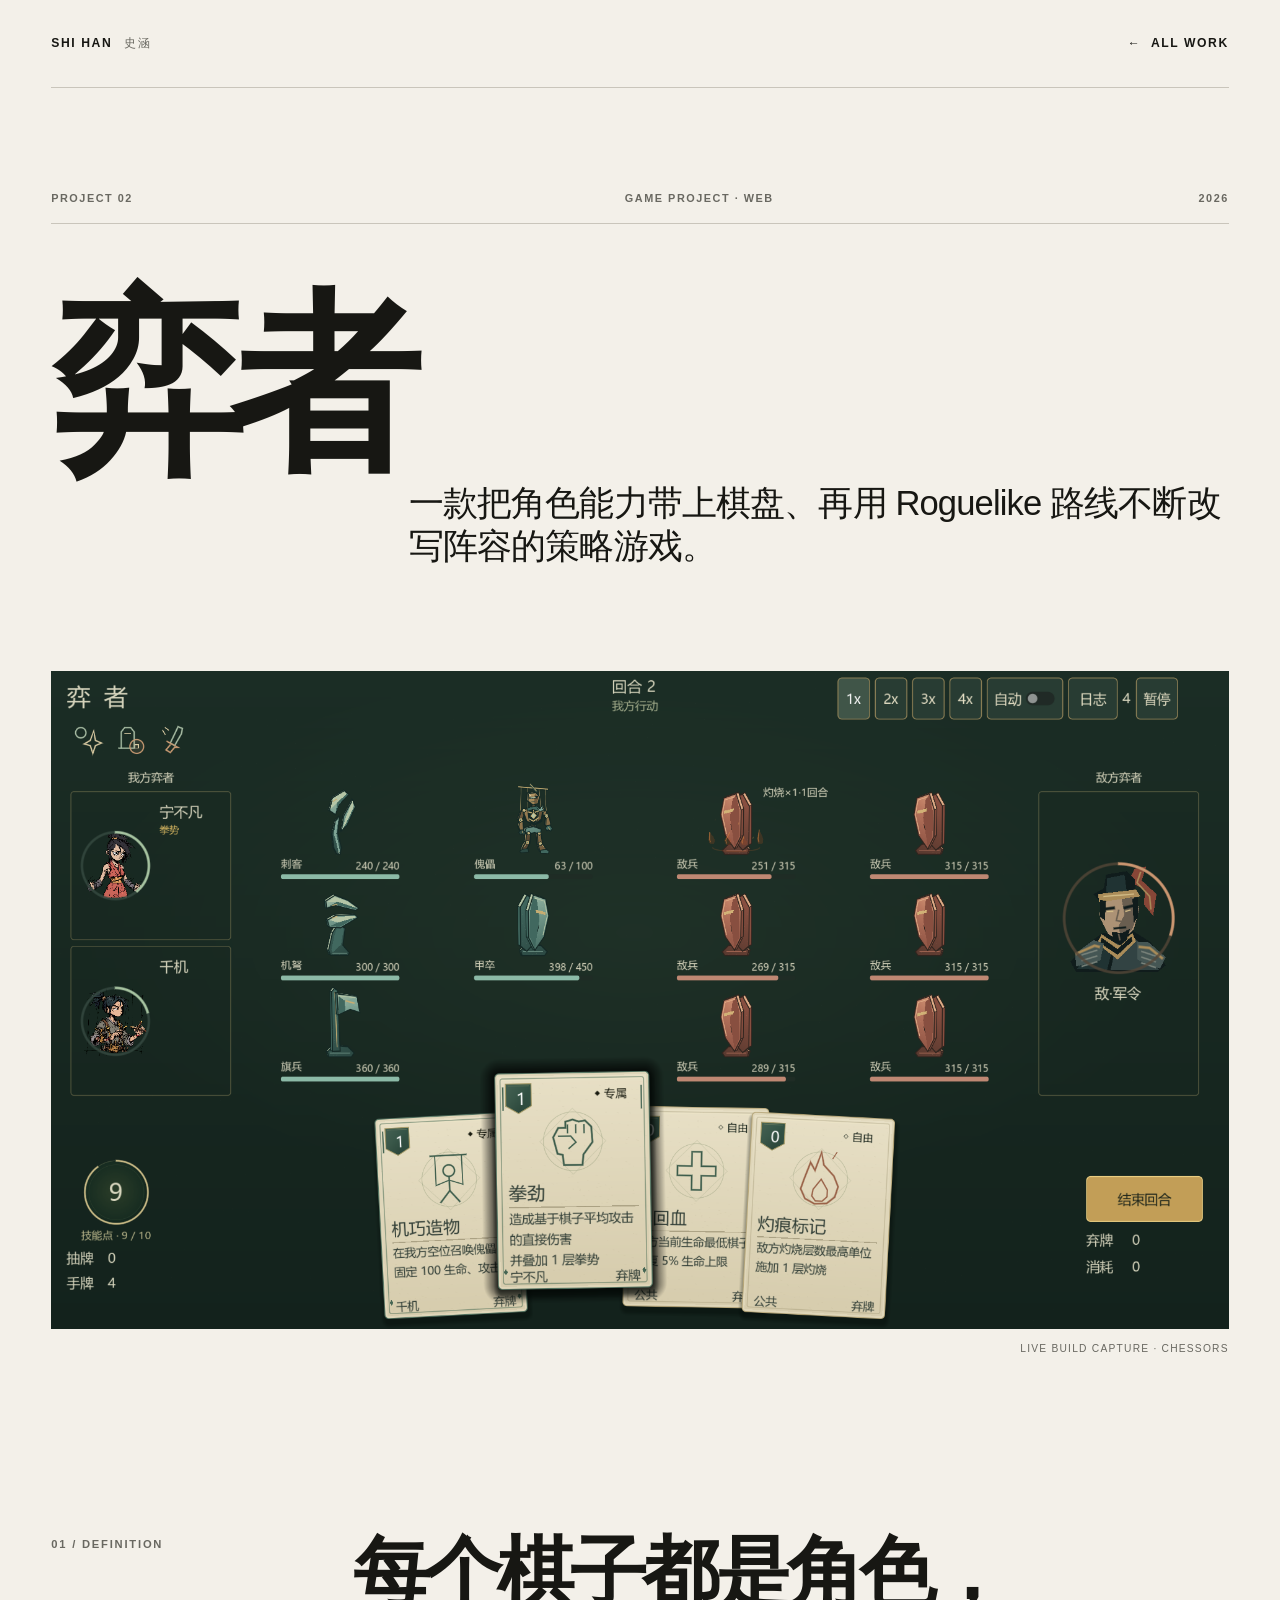
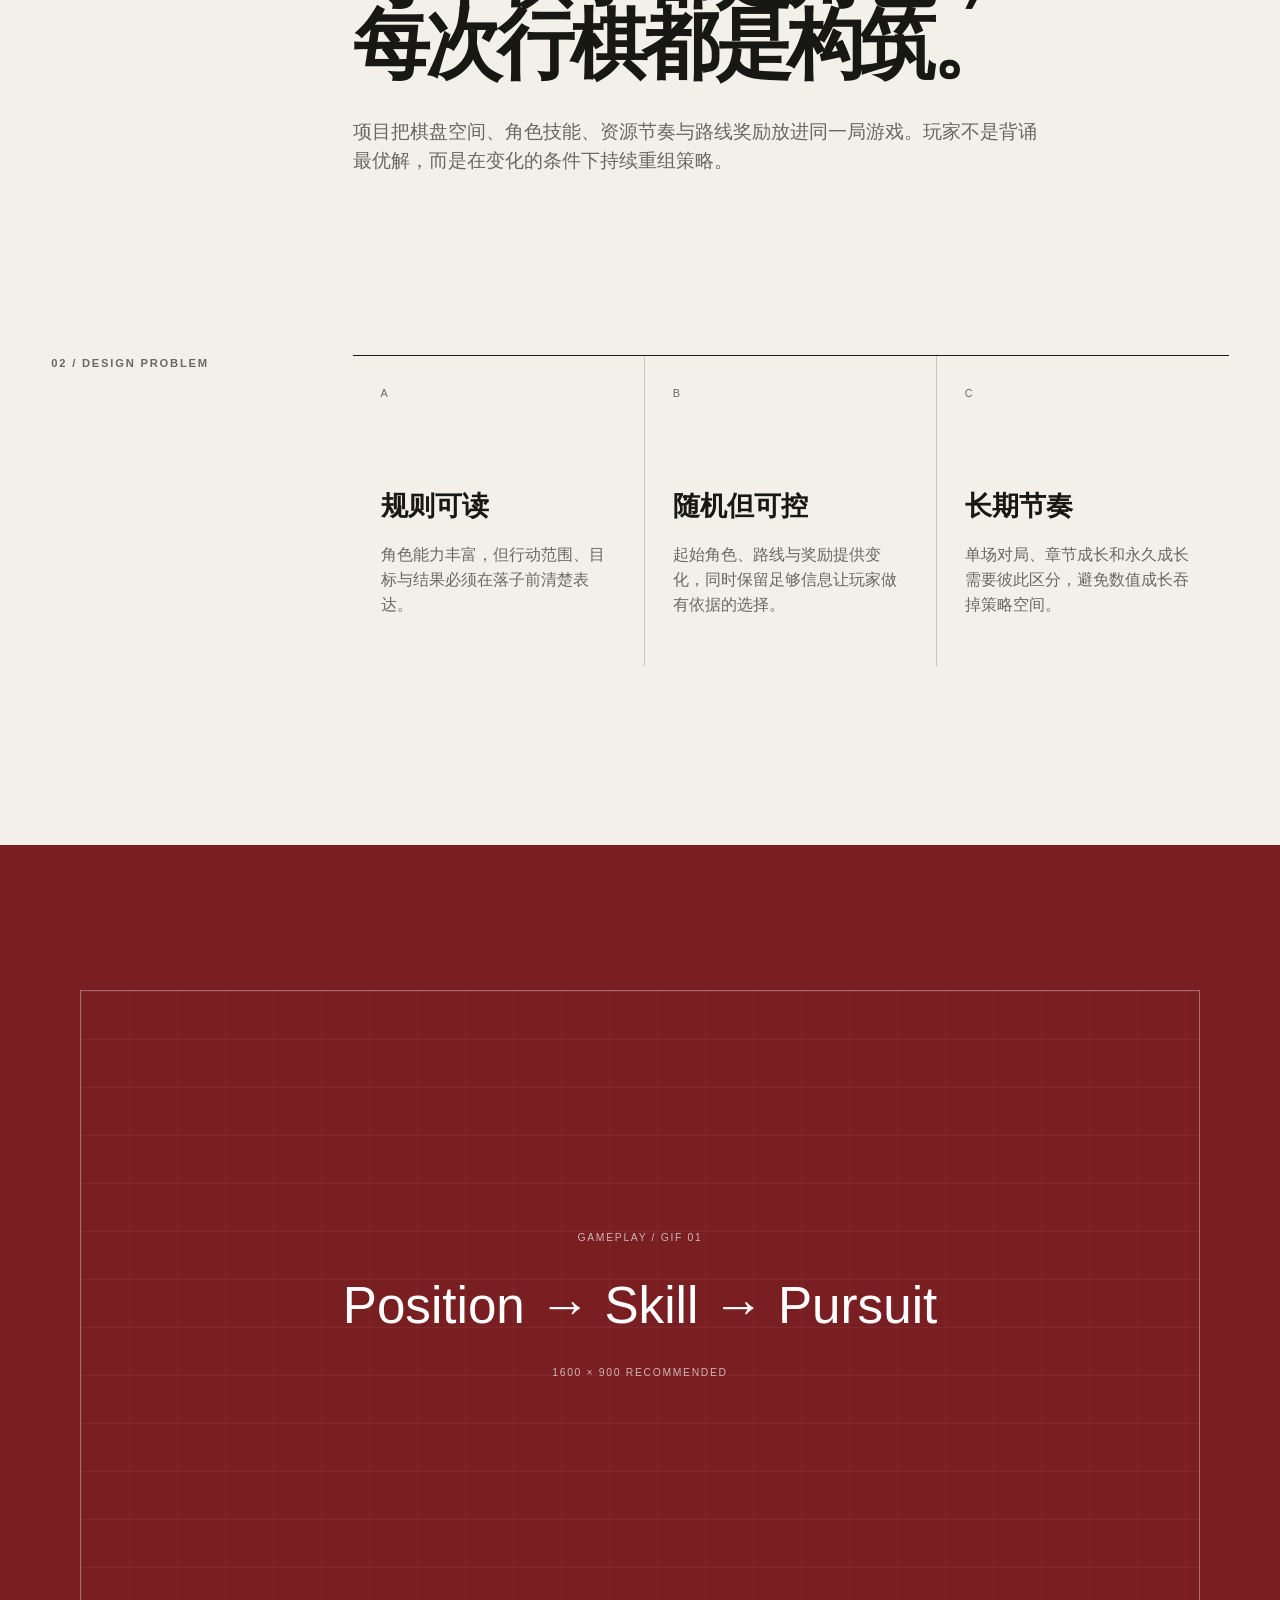
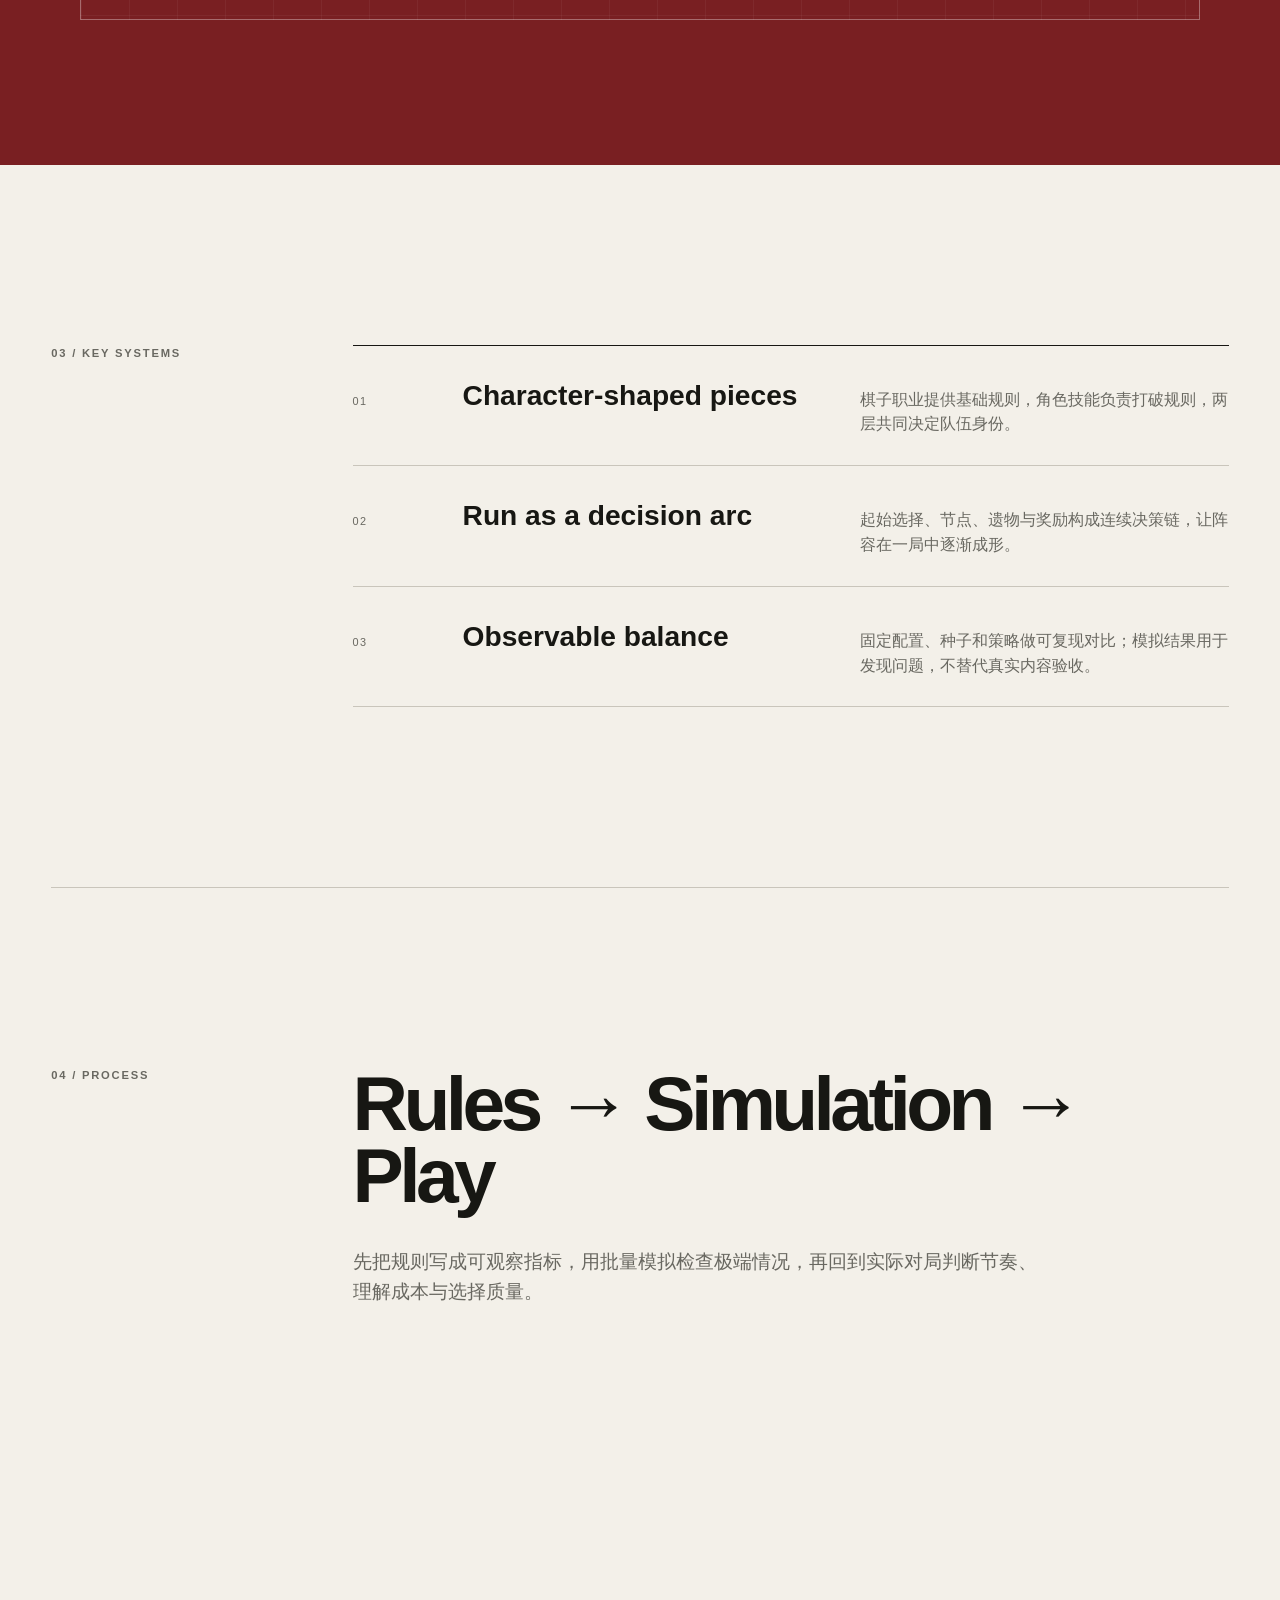
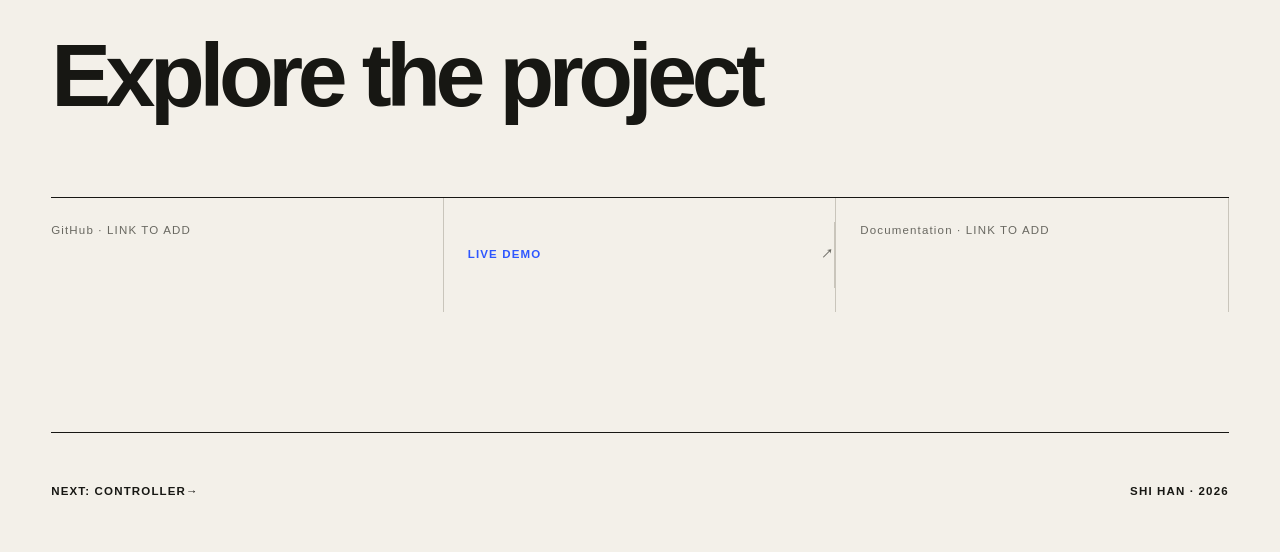
<file: projects/project-2/index.html>
<!doctype html>
<html lang="zh-CN">
<head>
  <meta charset="UTF-8">
  <meta name="viewport" content="width=device-width, initial-scale=1">
  <meta name="description" content="弈者项目案例：棋盘策略与 Roguelike 构筑结合的 Web 游戏。">
  <title>弈者 — SHI HAN</title>
  <link rel="icon" href="../../assets/favicon.svg" type="image/svg+xml">
  <link rel="stylesheet" href="../../styles.css">
  <script src="../../script.js" defer></script>
</head>
<body class="case-page case-page--yizhe">
  <a class="skip-link" href="#main">跳到主要内容</a>
  <header class="site-header shell">
    <a class="identity" href="../../">SHI HAN <span>史涵</span></a>
    <a class="back-link" href="../../#work"><span aria-hidden="true">←</span> All Work</a>
  </header>
  <main id="main">
    <section class="case-hero shell">
      <div class="case-kicker reveal"><span>PROJECT 02</span><span>GAME PROJECT · WEB</span><span>2026</span></div>
      <h1 class="reveal">弈者</h1>
      <p class="case-deck reveal">一款把角色能力带上棋盘、再用 Roguelike 路线不断改写阵容的策略游戏。</p>
      <figure class="case-cover reveal">
        <img src="../../assets/yizhe-showcase.png" alt="弈者实机画面：宁不凡与千机通过手牌指挥棋子，进行回合制战斗" width="1901" height="1063">
        <figcaption>LIVE BUILD CAPTURE · CHESSORS</figcaption>
      </figure>
    </section>

    <section class="case-intro shell reveal">
      <p class="section-number">01 / DEFINITION</p>
      <div><h2>每个棋子都是角色，<br>每次行棋都是构筑。</h2><p>项目把棋盘空间、角色技能、资源节奏与路线奖励放进同一局游戏。玩家不是背诵最优解，而是在变化的条件下持续重组策略。</p></div>
    </section>

    <section class="case-problem shell reveal">
      <p class="section-number">02 / DESIGN PROBLEM</p>
      <div class="problem-grid">
        <div><span>A</span><h3>规则可读</h3><p>角色能力丰富，但行动范围、目标与结果必须在落子前清楚表达。</p></div>
        <div><span>B</span><h3>随机但可控</h3><p>起始角色、路线与奖励提供变化，同时保留足够信息让玩家做有依据的选择。</p></div>
        <div><span>C</span><h3>长期节奏</h3><p>单场对局、章节成长和永久成长需要彼此区分，避免数值成长吞掉策略空间。</p></div>
      </div>
    </section>

    <section class="media-band media-band--yizhe reveal" aria-label="实机效果展示位">
      <div class="media-slot"><span>GAMEPLAY / GIF 01</span><strong>Position → Skill → Pursuit</strong><small>1600 × 900 recommended</small></div>
    </section>

    <section class="case-systems shell reveal">
      <p class="section-number">03 / KEY SYSTEMS</p>
      <div class="systems-list">
        <article><span>01</span><h3>Character-shaped pieces</h3><p>棋子职业提供基础规则，角色技能负责打破规则，两层共同决定队伍身份。</p></article>
        <article><span>02</span><h3>Run as a decision arc</h3><p>起始选择、节点、遗物与奖励构成连续决策链，让阵容在一局中逐渐成形。</p></article>
        <article><span>03</span><h3>Observable balance</h3><p>固定配置、种子和策略做可复现对比；模拟结果用于发现问题，不替代真实内容验收。</p></article>
      </div>
    </section>

    <section class="process shell reveal">
      <p class="section-number">04 / PROCESS</p>
      <div><h2>Rules → Simulation → Play</h2><p>先把规则写成可观察指标，用批量模拟检查极端情况，再回到实际对局判断节奏、理解成本与选择质量。</p></div>
    </section>

    <section class="case-links shell reveal">
      <h2>Explore the project</h2>
      <div><span>GitHub · LINK TO ADD</span><a href="https://shihan05611-cmd.github.io/yizhe-card-game/" target="_blank" rel="noopener">Live Demo <span aria-hidden="true">↗</span></a><span>Documentation · LINK TO ADD</span></div>
    </section>
  </main>
  <footer class="site-footer shell"><a href="../../tools/controller/">Next: Controller <span aria-hidden="true">→</span></a><p>SHI HAN · <span data-year>2026</span></p></footer>
</body>
</html>
</file>
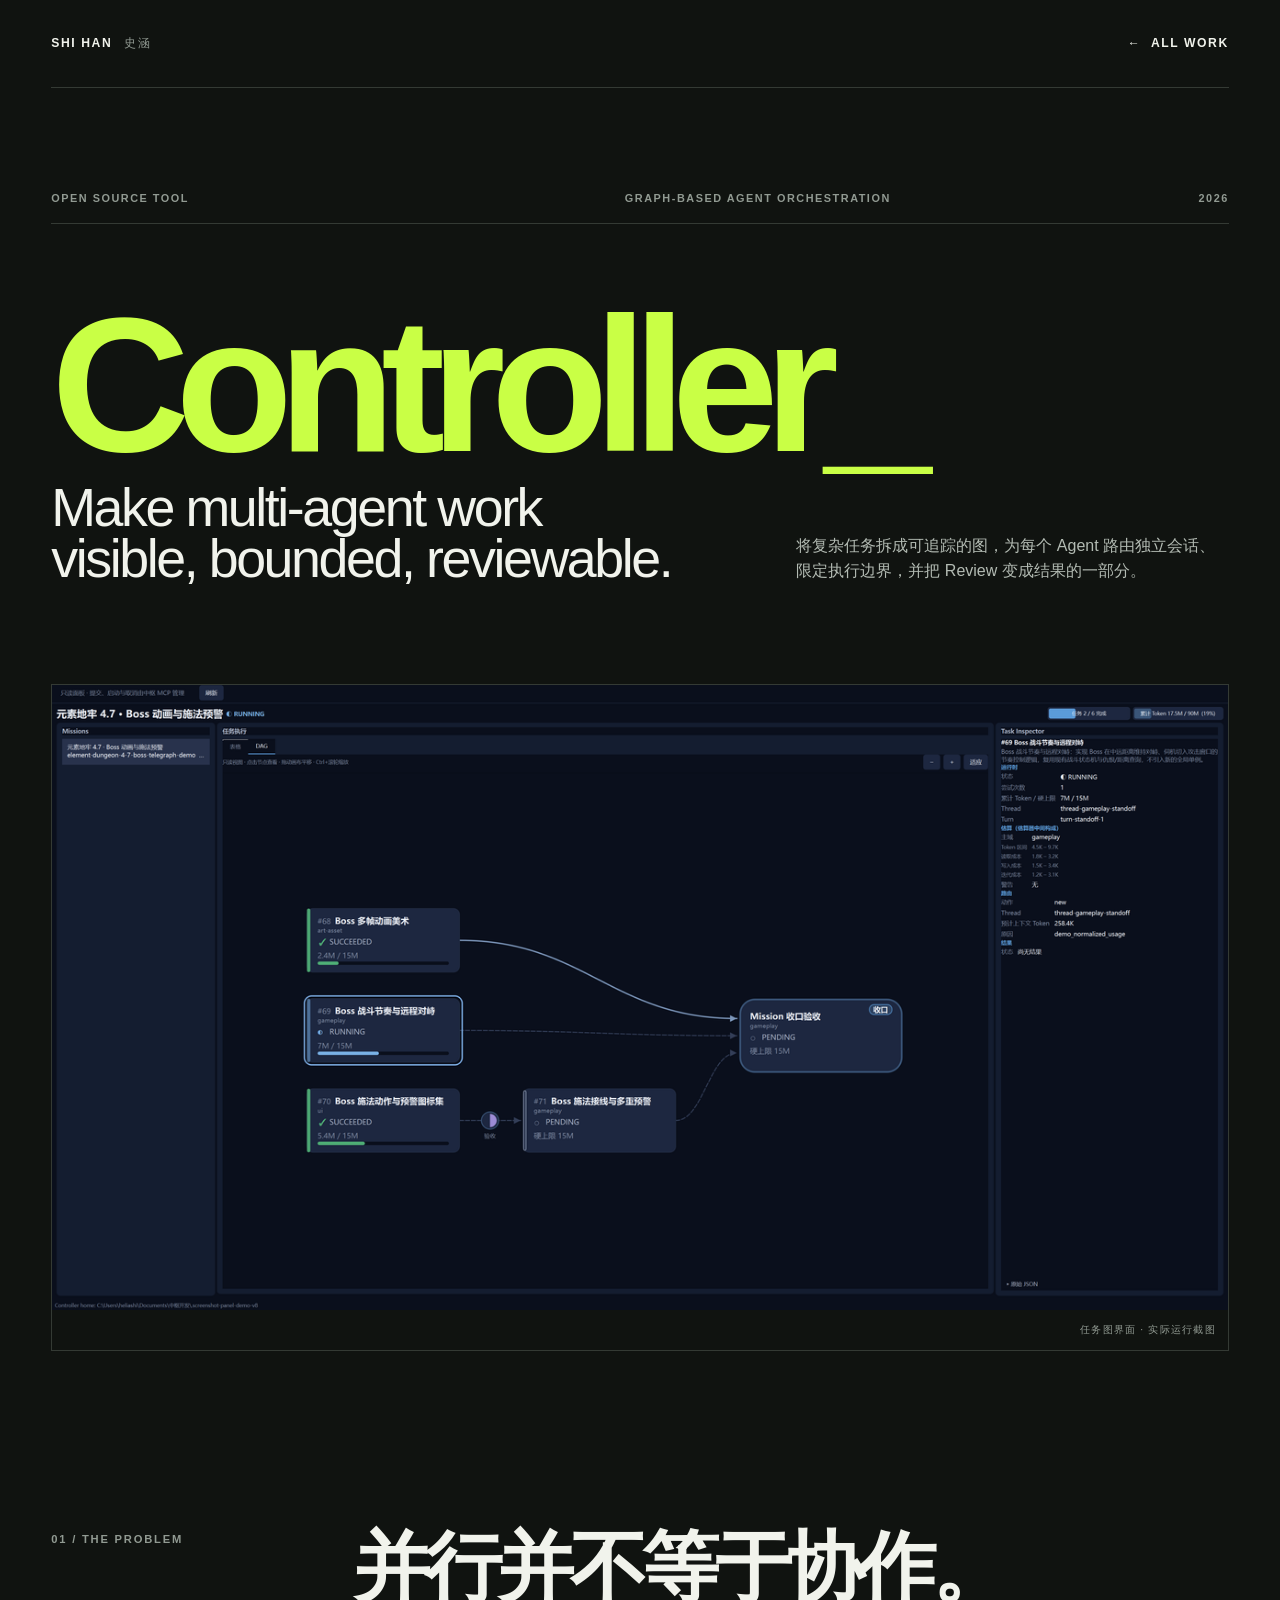
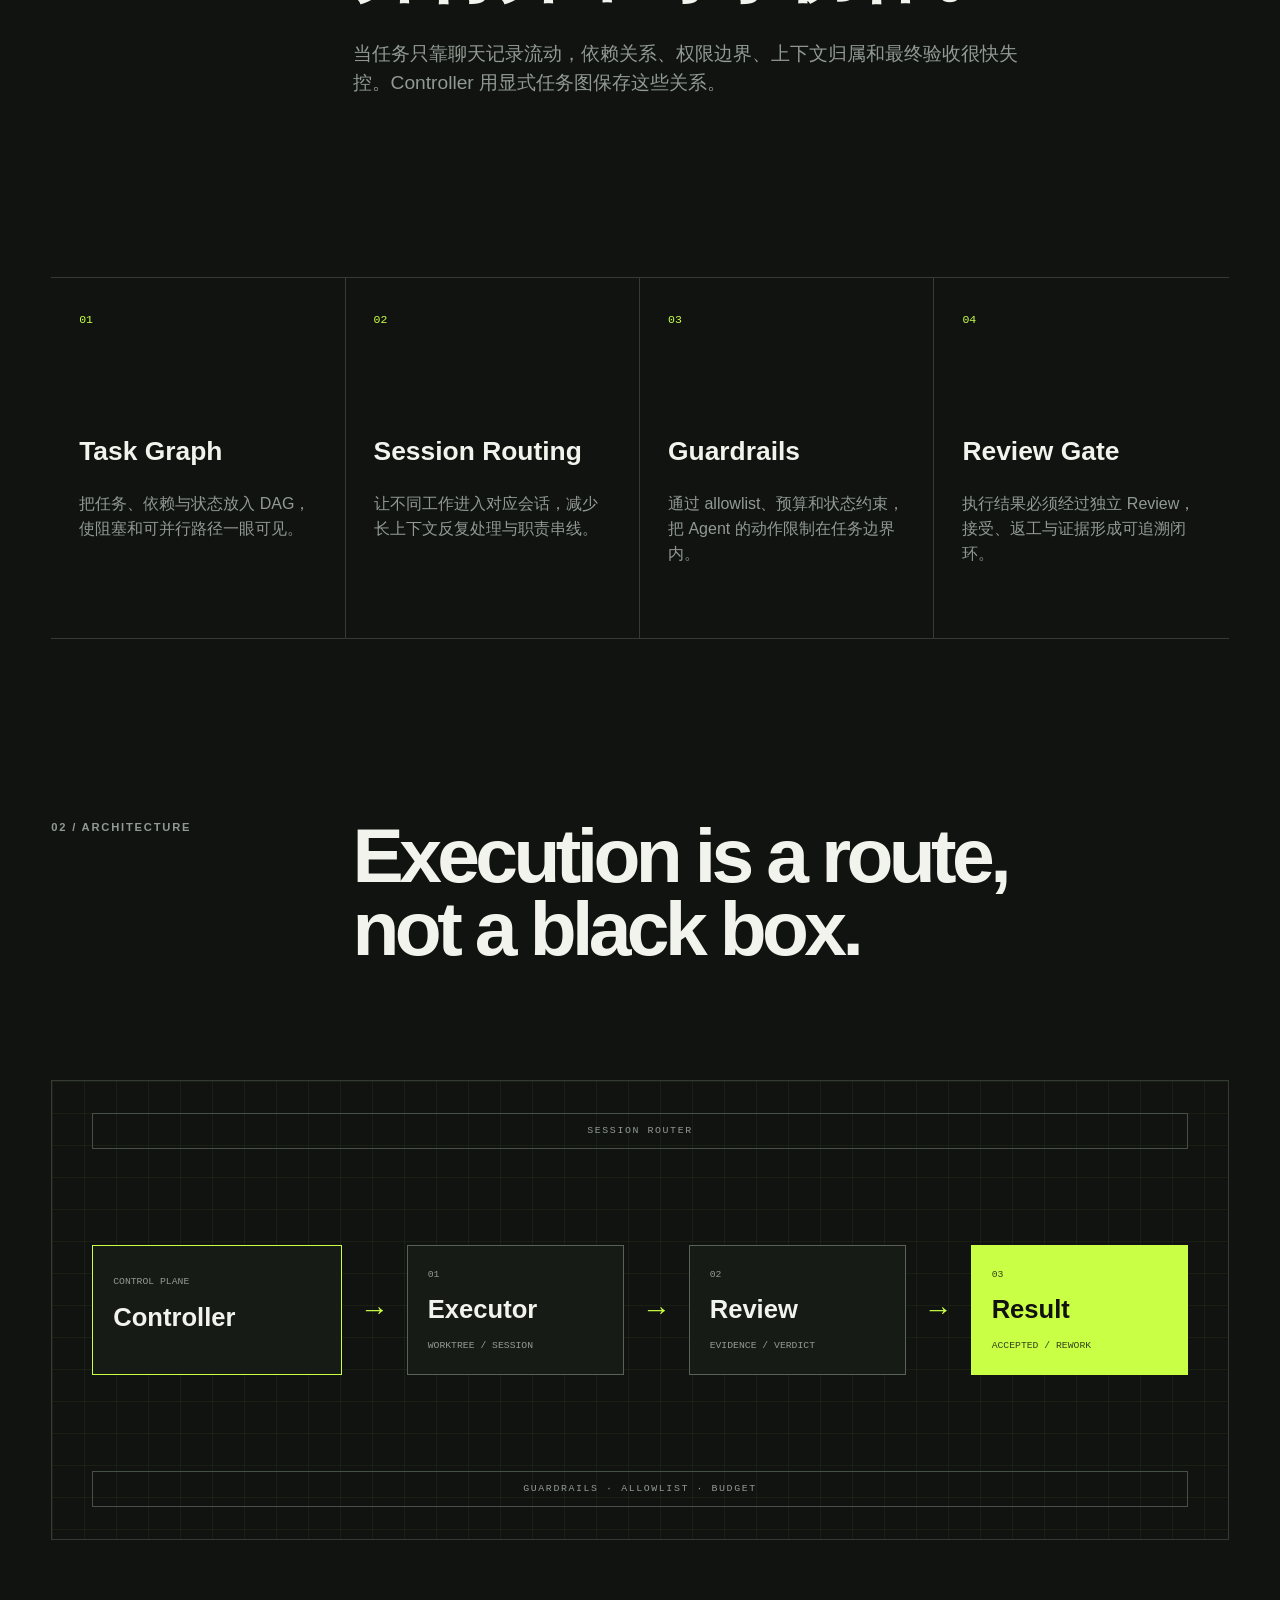
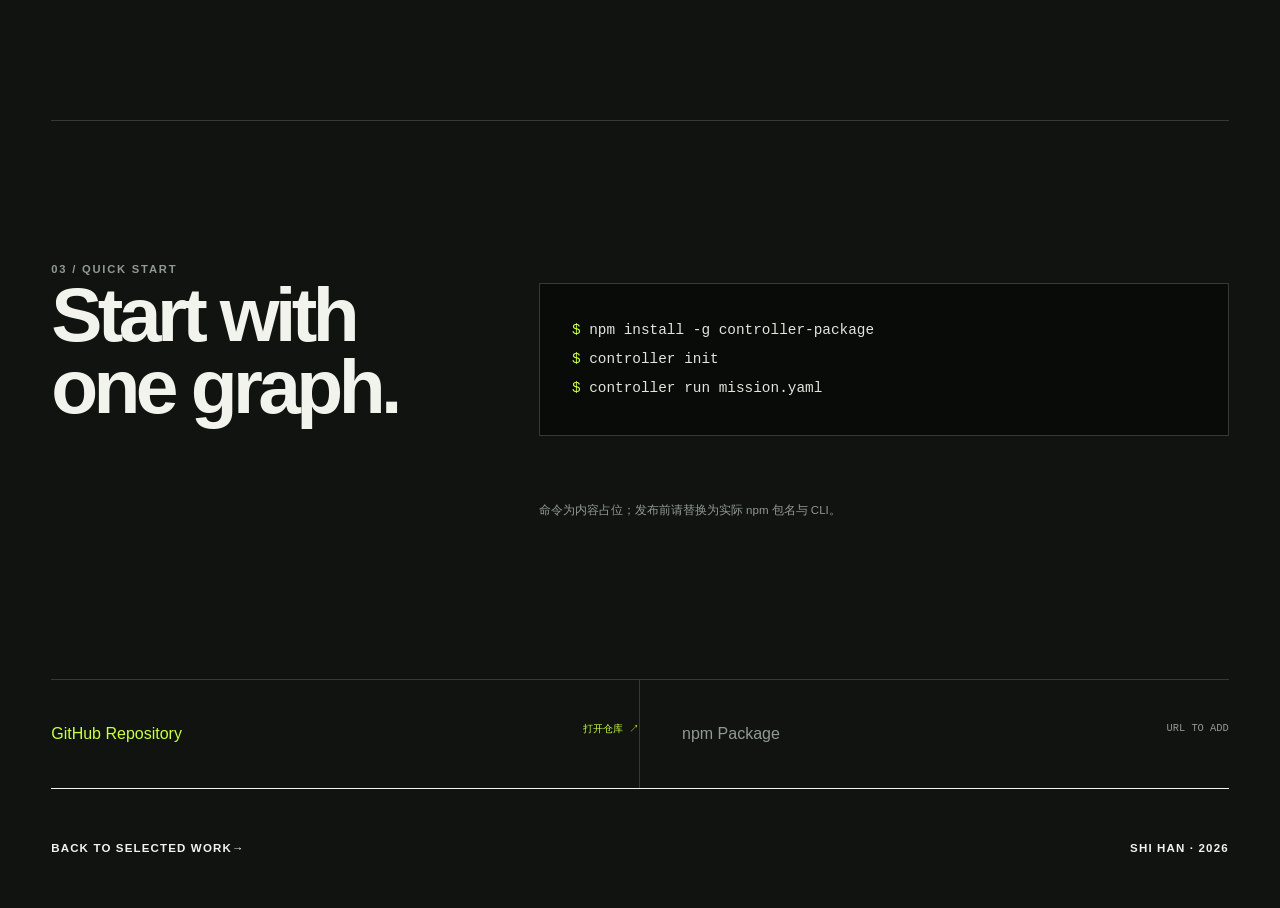
<file: tools/controller/index.html>
<!doctype html>
<html lang="zh-CN">
<head>
  <meta charset="UTF-8">
  <meta name="viewport" content="width=device-width, initial-scale=1">
  <meta name="description" content="Controller：面向 Codex 多 Agent 协作的图式编排工具。">
  <title>Controller — SHI HAN</title>
  <link rel="icon" href="../../assets/favicon.svg" type="image/svg+xml">
  <link rel="stylesheet" href="../../styles.css">
  <script src="../../script.js" defer></script>
</head>
<body class="controller-page">
  <a class="skip-link" href="#main">跳到主要内容</a>
  <header class="site-header shell">
    <a class="identity" href="../../">SHI HAN <span>史涵</span></a>
    <a class="back-link" href="../../#work"><span aria-hidden="true">←</span> All Work</a>
  </header>
  <main id="main">
    <section class="controller-hero shell">
      <div class="case-kicker reveal"><span>OPEN SOURCE TOOL</span><span>GRAPH-BASED AGENT ORCHESTRATION</span><span>2026</span></div>
      <h1 class="reveal">Controller<span class="terminal-cursor" aria-hidden="true">_</span></h1>
      <div class="controller-deck reveal">
        <p>Make multi-agent work<br>visible, bounded, reviewable.</p>
        <p>将复杂任务拆成可追踪的图，为每个 Agent 路由独立会话、限定执行边界，并把 Review 变成结果的一部分。</p>
      </div>
      <figure class="case-cover controller-cover reveal">
        <img src="../../assets/controller-dashboard.png" alt="Controller 实际运行界面：任务节点、依赖路径与任务检查器共同展示一个正在执行的任务图" width="1280" height="681" decoding="async">
        <figcaption>任务图界面 · 实际运行截图</figcaption>
      </figure>
    </section>

    <section class="controller-problem shell reveal">
      <p class="section-number">01 / THE PROBLEM</p>
      <div><h2>并行并不等于协作。</h2><p>当任务只靠聊天记录流动，依赖关系、权限边界、上下文归属和最终验收很快失控。Controller 用显式任务图保存这些关系。</p></div>
    </section>

    <section class="feature-matrix shell reveal" aria-labelledby="features-title">
      <h2 id="features-title" class="sr-only">核心能力</h2>
      <article><span>01</span><h3>Task Graph</h3><p>把任务、依赖与状态放入 DAG，使阻塞和可并行路径一眼可见。</p></article>
      <article><span>02</span><h3>Session Routing</h3><p>让不同工作进入对应会话，减少长上下文反复处理与职责串线。</p></article>
      <article><span>03</span><h3>Guardrails</h3><p>通过 allowlist、预算和状态约束，把 Agent 的动作限制在任务边界内。</p></article>
      <article><span>04</span><h3>Review Gate</h3><p>执行结果必须经过独立 Review，接受、返工与证据形成可追溯闭环。</p></article>
    </section>

    <section class="architecture shell reveal" aria-labelledby="architecture-title">
      <div class="architecture-head"><p class="section-number">02 / ARCHITECTURE</p><h2 id="architecture-title">Execution is a route,<br>not a black box.</h2></div>
      <div class="architecture-graph" role="img" aria-label="任务从 Controller 依次进入 Executor、Review，最后生成 Result；Session Router 和 Guardrails 约束执行过程">
        <div class="arch-node arch-node--main"><small>CONTROL PLANE</small><strong>Controller</strong></div>
        <div class="arch-arrow" aria-hidden="true">→</div>
        <div class="arch-node"><small>01</small><strong>Executor</strong><span>worktree / session</span></div>
        <div class="arch-arrow" aria-hidden="true">→</div>
        <div class="arch-node"><small>02</small><strong>Review</strong><span>evidence / verdict</span></div>
        <div class="arch-arrow" aria-hidden="true">→</div>
        <div class="arch-node arch-node--result"><small>03</small><strong>Result</strong><span>accepted / rework</span></div>
        <div class="arch-rail arch-rail--top"><span>SESSION ROUTER</span></div>
        <div class="arch-rail arch-rail--bottom"><span>GUARDRAILS · ALLOWLIST · BUDGET</span></div>
      </div>
    </section>

    <section class="quick-start shell reveal" aria-labelledby="quick-title">
      <div><p class="section-number">03 / QUICK START</p><h2 id="quick-title">Start with one graph.</h2></div>
      <pre aria-label="Controller 安装和启动示例"><code><span>$</span> npm install -g controller-package
<span>$</span> controller init
<span>$</span> controller run mission.yaml</code></pre>
      <p class="placeholder-note">命令为内容占位；发布前请替换为实际 npm 包名与 CLI。</p>
    </section>

    <section id="links" class="controller-links shell reveal">
      <a class="controller-link" href="https://github.com/shihan05611-cmd/Controller" target="_blank" rel="noopener">GitHub Repository <span>打开仓库 ↗</span></a>
      <a class="disabled-link" aria-disabled="true">npm Package <span>URL TO ADD</span></a>
    </section>
  </main>
  <footer class="site-footer shell"><a href="../../">Back to Selected Work <span aria-hidden="true">→</span></a><p>SHI HAN · <span data-year>2026</span></p></footer>
</body>
</html>
</file>
<file: home.css>
:root {
  --paper:#f5f3ee;
  --surface:#eeece5;
  --ink:#252a26;
  --muted:#62665e;
  --line:#d4d6cb;
  --accent:#865b38;
  --dark:#252e28;
  --light:#f4f2e9;
  --body:"Segoe UI","PingFang SC","Microsoft YaHei",sans-serif;
  --serif:"Palatino Linotype","Noto Serif CJK SC","Songti SC",SimSun,serif;
  --shell:min(1160px,calc(100% - 96px));
  color-scheme:light;
}

* {
  box-sizing:border-box;
}

html {
  scroll-behavior:smooth;
  scroll-padding-top:28px;
}

body {
  margin:0;
  background:var(--paper);
  color:var(--ink);
  font:16px/1.8 var(--body);
  -webkit-font-smoothing:antialiased;
}

a {
  color:inherit;
  text-decoration:none;
}

button {
  font:inherit;
  cursor:pointer;
}

a,button,summary {
  touch-action:manipulation;
}

img {
  display:block;
  max-width:100%;
  height:auto;
}

button,a,summary {
  -webkit-tap-highlight-color:transparent;
}

a:focus-visible,button:focus-visible,summary:focus-visible,[tabindex]:focus-visible {
  outline:3px solid var(--accent);
  outline-offset:5px;
}

::selection {
  background:#ddd8bc;
}

.shell {
  width:var(--shell);
  margin-inline:auto;
}

.skip-link {
  position:fixed;
  top:10px;
  left:10px;
  transform:translateY(-160%);
  padding:10px 16px;
  background:var(--ink);
  color:var(--paper);
  z-index:20;
}

.skip-link:focus {
  transform:none;
}

.site-header {
  min-height:100px;
  display:flex;
  justify-content:space-between;
  align-items:center;
  border-bottom:1px solid var(--line);
  gap:24px;
}

.identity {
  display:inline-flex;
  align-items:center;
  gap:12px;
  font-size:14px;
  font-weight:650;
  letter-spacing:1.5px;
  min-height:44px;
}

.identity-mark {
  font:italic 32px var(--serif);
  letter-spacing:-3px;
  margin-right:12px;
}

.identity-cn {
  color:var(--muted);
  font-size:12px;
  font-weight:400;
}

.site-header nav {
  display:flex;
  gap:32px;
  font-size:13px;
}

.site-header nav a {
  display:flex;
  align-items:center;
  min-height:44px;
  transition:color .2s;
}

.site-header nav a:hover,.inline-link:hover {
  color:var(--accent);
}

.eyebrow {
  font:11px/1.6 var(--body);
  font-weight:600;
  letter-spacing:2px;
  color:var(--muted);
  margin:0;
}

/* Project narratives */
.work-section {
  padding-top:95px;
}

.section-heading {
  display:flex;
  justify-content:space-between;
  align-items:end;
  margin-bottom:55px;
  gap:20px;
}

.section-heading h2 {
  font-size:clamp(24px,2.8vw,34px);
  font-weight:500;
  line-height:1.5;
  letter-spacing:-1px;
  margin:13px 0 0;
}

.section-count {
  font:11px ui-monospace,monospace;
  color:var(--muted);
  white-space:nowrap;
  padding-bottom:8px;
}

.project {
  padding-top:28px;
  border-top:1px solid var(--line);
  margin-bottom:115px;
}

.project-heading {
  display:flex;
  justify-content:space-between;
  align-items:center;
  gap:24px;
  margin-bottom:30px;
}

.project-heading .project-name {
  font-size:35px;
  line-height:1.4;
  letter-spacing:-1px;
  font-weight:550;
  margin:10px 0 0;
}

.project-heading .project-name span {
  font:italic 20px var(--serif);
  color:var(--muted);
  letter-spacing:0;
  margin-left:20px;
}

.button-link {
  border:1px solid #a6ab9c;
  border-radius:3px;
  display:inline-flex;
  align-items:center;
  justify-content:center;
  gap:30px;
  font-size:13px;
  min-height:46px;
  padding:9px 20px;
  white-space:nowrap;
  transition:background .2s,color .2s;
}

.button-link:hover {
  background:var(--ink);
  color:var(--paper);
}

.project-image {
  display:block;
  position:relative;
  overflow:hidden;
  background:#151b22;
}

.project-image img {
  width:100%;
  transition:transform .3s;
}

.project-image:hover img {
  transform:scale(1.012);
}

.dungeon-image {
  padding:24px 24px 0;
  background:#202725;
  border:1px solid #36403a;
  border-radius:5px;
}

.dungeon-image img {
  border:1px solid #46544a;
}

.image-caption {
  position:relative;
  display:flex;
  justify-content:space-between;
  gap:15px;
  padding:13px 0;
  color:#c9d0c5;
  font-size:10px;
  letter-spacing:1.5px;
}

.project-story {
  display:grid;
  grid-template-columns:1fr 3fr;
  gap:60px;
  padding:48px 0 35px;
}

.side-label {
  font-size:12px;
  line-height:1.8;
  margin:6px 0;
  color:var(--accent);
}

.side-label span {
  font-size:9px;
  letter-spacing:1.4px;
  color:var(--muted);
}

.project-story h4 {
  font-size:clamp(25px,3vw,35px);
  font-weight:500;
  line-height:1.5;
  letter-spacing:-.5px;
  margin:0 0 18px;
}

.project-story p:not(.side-label) {
  color:var(--muted);
  font-size:15px;
  line-height:1.95;
  max-width:760px;
  margin:0;
}

/* Element reaction explorer */
.reaction-lab,.synergy-study {
  border:1px solid var(--line);
  background:var(--surface);
  border-radius:4px;
  padding:27px 32px 16px;
}

.lab-heading {
  display:flex;
  align-items:center;
  justify-content:space-between;
  gap:15px;
}

.lab-heading>span {
  font-size:11px;
  color:var(--muted);
}

.reaction-layout {
  display:grid;
  grid-template-columns:1fr 70px 1.65fr;
  align-items:center;
  gap:20px;
  padding:30px 20px 20px;
}

.reaction-source {
  display:grid;
  justify-items:center;
  text-align:center;
}

.earth-symbol {
  display:grid;
  place-items:center;
  width:65px;
  height:65px;
  border:1px solid #bcb19a;
  background:#e6e0d2;
  color:var(--accent);
  font:48px var(--serif);
  margin-bottom:16px;
  box-shadow:5px 5px 0 #ded7c7;
}

.reaction-source strong {
  font-size:22px;
  font-weight:500;
  margin-top:5px;
}

.reaction-source p {
  font-size:13px;
  color:var(--muted);
  margin:10px 0 0;
  line-height:1.8;
}

.reaction-arrow {
  font:32px var(--serif);
  color:#7c8274;
  text-align:center;
}

.reaction-controls {
  display:flex;
  gap:8px;
  flex-wrap:wrap;
}

.reaction-controls button {
  border:1px solid #c7cabc;
  display:flex;
  align-items:center;
  justify-content:center;
  gap:9px;
  padding:9px 16px;
  min-height:44px;
  border-radius:3px;
  color:var(--muted);
  background:transparent;
  font-size:13px;
  transition:background .2s,border-color .2s;
}

.reaction-controls button:hover {
  background:#e2e3d9;
}

.reaction-controls button[aria-pressed="true"] {
  background:var(--paper);
  border-color:var(--ink);
  color:var(--ink);
  box-shadow:0 2px 5px #252a260b;
}

.element-dot {
  width:7px;
  height:7px;
  border-radius:50%;
  display:inline-block;
}

.water {
  background:#537d8b;
}

.fire {
  background:#a05b40;
}

.lightning {
  background:#79628f;
}

.reaction-result {
  margin-top:19px;
  padding:20px 24px;
  background:var(--paper);
  border-left:2px solid #537d8b;
  min-height:159px;
}

.result-index {
  font:10px ui-monospace,monospace;
  letter-spacing:1px;
  color:#426775;
}

.reaction-result h5 {
  font-size:23px;
  line-height:1.5;
  font-weight:500;
  margin:8px 0;
}

.reaction-result p {
  font-size:14px;
  color:var(--muted);
  line-height:1.9;
  margin:0;
  max-width:460px;
}

[data-reaction="fire"] .reaction-result {
  border-color:#a05b40;
}

[data-reaction="fire"] .result-index {
  color:#924a31;
}

[data-reaction="lightning"] .reaction-result {
  border-color:#79628f;
}

[data-reaction="lightning"] .result-index {
  color:#79628f;
}

.lab-footnote {
  text-align:right;
  font-size:10px;
  color:var(--muted);
  margin:7px 0 0;
}

.insight-row {
  display:grid;
  grid-template-columns:35px 1fr;
  gap:18px;
  padding:30px 0;
}

.insight-number {
  font:12px ui-monospace,monospace;
  color:var(--accent);
  padding-top:8px;
}

.insight-row h4 {
  font-size:19px;
  font-weight:500;
  margin:0 0 8px;
}

.insight-row p {
  font-size:14px;
  color:var(--muted);
  margin:0;
  max-width:830px;
}

/* Native disclosure keeps the technical notes usable without JavaScript. */
.design-note {
  border-top:1px solid var(--line);
  border-bottom:1px solid var(--line);
}

.design-note summary {
  cursor:pointer;
  list-style:none;
  display:flex;
  align-items:center;
  justify-content:space-between;
  gap:24px;
  min-height:88px;
  padding:20px 0;
  font-size:14px;
}

.design-note summary::-webkit-details-marker {
  display:none;
}

.design-note summary>span:first-child {
  display:flex;
  gap:24px;
  align-items:center;
}

.design-note summary .eyebrow {
  color:var(--accent);
  white-space:nowrap;
  font-size:10px;
}

.details-icon {
  flex-shrink:0;
  width:28px;
  height:28px;
  border:1px solid var(--line);
  border-radius:50%;
  position:relative;
}

.details-icon:before,.details-icon:after {
  content:"";
  position:absolute;
  top:12px;
  left:8px;
  width:10px;
  height:1px;
  background:var(--ink);
}

.details-icon:after {
  transform:rotate(90deg);
}

details[open] .details-icon:after {
  transform:rotate(0);
}

.note-content {
  padding:0 0 28px;
  font-size:14px;
  color:var(--muted);
}

.note-content>p:first-child {
  margin:0 0 20px;
  max-width:800px;
}

.table-scroll {
  overflow-x:auto;
}

table {
  width:100%;
  border-collapse:collapse;
  font-size:13px;
  text-align:left;
}

th,td {
  padding:16px;
  border-bottom:1px solid var(--line);
  vertical-align:top;
}

thead {
  background:var(--surface);
}

th {
  font-weight:550;
  color:var(--ink);
}

tbody th {
  width:16%;
  min-width:100px;
}

td:nth-child(2) {
  width:28%;
  min-width:170px;
}

.note-aside {
  font-size:12px!important;
  line-height:1.9;
  color:var(--muted);
  margin:20px 0 0;
}

/* Chessors: shared components across builds. */
.chess-showcase {
  display:grid;
  grid-template-columns:.65fr 1fr;
  align-items:center;
  background:#262d29;
  border-radius:4px;
  overflow:hidden;
  padding:28px 28px 0 40px;
  gap:35px;
}

.chess-intro {
  padding-bottom:28px;
}

.chess-intro .eyebrow {
  color:#c0c7b6;
  font-size:10px;
}

.chess-intro>p {
  font-family:var(--serif);
  font-size:clamp(23px,2.7vw,34px);
  line-height:1.7;
  color:var(--light);
  margin:38px 0;
}

.chess-intro>p span {
  color:#c8cfb9;
}

.small-label {
  font-size:11px;
  color:#c0c7b6;
  letter-spacing:1px;
}

.chess-image {
  background:transparent;
}

.chess-image img {
  border:1px solid #6b6453;
}

.level-track {
  display:grid;
  grid-template-columns:repeat(3,1fr);
  gap:24px;
  margin-top:30px;
}

.level-track>div {
  padding:0 20px 24px 0;
  border-right:1px solid var(--line);
}

.level-track>div:last-child {
  border:0;
}

.level-track span {
  font:10px ui-monospace,monospace;
  color:var(--accent);
  letter-spacing:1px;
}

.level-track h5 {
  font-size:21px;
  font-weight:500;
  margin:10px 0;
}

.level-track p {
  font-size:13px;
  color:var(--muted);
  margin:0;
  line-height:1.9;
}

.synergy-branches {
  border-top:1px solid var(--line);
  padding:24px 0 10px;
  display:grid;
  grid-template-columns:.75fr 1fr 1fr;
  gap:28px;
  align-items:start;
}

.shared-relic {
  font-size:11px;
  color:var(--muted);
}

.shared-relic strong {
  font-size:17px;
  font-weight:500;
  display:block;
  color:var(--ink);
  margin-top:4px;
}

.branch-label {
  color:var(--accent);
  font-size:12px;
}

.synergy-branches p {
  color:var(--muted);
  font-size:13px;
  margin:7px 0;
}

.iteration {
  padding:35px 0;
}

.iteration-heading {
  display:flex;
  align-items:center;
  gap:20px;
}

.iteration-badge {
  font-size:10px;
  background:#e6e8dc;
  color:#566144;
  padding:4px 9px;
  white-space:nowrap;
  border-radius:3px;
}

.iteration h4 {
  font-size:20px;
  font-weight:500;
  margin:0;
}

.iteration>p {
  font-size:14px;
  color:var(--muted);
  max-width:880px;
  margin:16px 0;
}

.charge-flow {
  display:flex;
  gap:24px;
  list-style:none;
  padding:18px 0 0;
  margin:0;
  flex-wrap:wrap;
}

.charge-flow li {
  font-size:13px;
  display:flex;
  align-items:center;
  gap:9px;
}

.charge-flow li+li:before {
  content:"→";
  color:var(--muted);
  margin-right:15px;
}

.charge-flow span {
  font:10px ui-monospace,monospace;
  color:var(--accent);
}

.balance-notes {
  display:grid;
  grid-template-columns:1fr 1fr 1.2fr;
  gap:30px;
}

.balance-notes h5 {
  font-size:16px;
  font-weight:500;
  color:var(--ink);
  margin:0 0 10px;
}

.balance-notes p {
  margin:0;
  font-size:13px;
}







.explorations {
  padding:100px 0 80px;
}

.exploration-grid {
  display:grid;
  grid-template-columns:1fr 1fr;
  gap:44px;
}

.exploration-image {
  height:280px;
  display:flex;
  align-items:center;
  justify-content:center;
  background:#e9e7df;
  overflow:hidden;
  padding:18px;
  border:1px solid var(--line);
  border-radius:4px;
  margin-bottom:27px;
}

.exploration-image img {
  width:100%;
  height:100%;
  object-fit:contain;
  transition:transform .3s;
}

.exploration-image:hover img {
  transform:scale(1.025);
}

.tool-image {
  background:#242b26;
}

.exploration-card h3 {
  font-size:26px;
  font-weight:500;
  margin:9px 0 10px;
}

.exploration-card>p:not(.eyebrow) {
  font-size:14px;
  color:var(--muted);
  max-width:480px;
  margin:0 0 13px;
}

.inline-link {
  min-height:44px;
  display:inline-flex;
  align-items:center;
  gap:28px;
  font-size:12px;
  border-bottom:1px solid var(--line);
}

.site-footer {
  border-top:1px solid var(--line);
  display:flex;
  align-items:center;
  justify-content:space-between;
  gap:20px;
  min-height:115px;
  font-size:10px;
  color:var(--muted);
  letter-spacing:1px;
}

.site-footer>a:last-child {
  min-height:44px;
  display:inline-flex;
  align-items:center;
  font-size:12px;
}

.site-footer .identity {
  color:var(--ink);
}

@media(min-width:1500px) {

.hero-art {
    min-height:440px;
  }

}

@media(max-width:1000px) {
  :root {
    --shell:calc(100% - 64px);
  }

.hero-art {
    min-height:340px;
  }

.orbit-inner {
    width:225px;
    height:290px;
  }

.piece {
    width:35px;
    height:35px;
  }

.piece-two {
    bottom:53px;
  }

.art-label-one {
    left:0;
    top:95px;
  }

.hero-description {
    font-size:14px;
  }

  .project-story {
    gap:30px;
  }

  .reaction-layout {
    padding-inline:0;
    grid-template-columns:1fr 40px 1.8fr;
    gap:12px;
  }

  .reaction-controls button {
    padding-inline:12px;
  }

  .chess-showcase {
    gap:24px;
    padding:24px 24px 0;
  }

  .iteration-heading {
    align-items:start;
    flex-direction:column;
    gap:12px;
  }

  .charge-flow {
    gap:15px;
  }

  .charge-flow li+li:before {
    margin-right:0;
  }

  .exploration-image {
    height:230px;
  }

}

@media(max-width:700px) {
  :root {
    --shell:calc(100% - 40px);
  }

  .site-header {
    min-height:80px;
    gap:10px;
  }

  .identity-mark {
    margin-right:4px;
  }

  .identity-cn {
    display:none;
  }

  .site-header nav {
    gap:18px;
    font-size:12px;
  }

  .site-header nav a:last-child {
    display:none;
  }

  .identity {
    font-size:12px;
    gap:6px;
  }

.hero h1 {
    font-size:52px;
    letter-spacing:-2px;
    margin:23px 0;
  }

.hero-art {
    min-height:290px;
    width:min(360px,100%);
    justify-self:center;
    margin-top:32px;
  }

.art-label-one {
    left:3px;
    top:90px;
  }

.orbit-outer {
    width:275px;
    height:245px;
  }

.hero-bottom {
    margin-top:28px;
    padding:18px 0;
    font-size:10px;
    gap:20px;
    letter-spacing:.5px;
  }

  .work-section {
    padding-top:55px;
  }

  .section-heading {
    margin-bottom:33px;
    gap:12px;
  }

  .section-heading h2 {
    font-size:25px;
    letter-spacing:-.5px;
  }

  .section-count {
    font-size:10px;
  }

  .project {
    margin-bottom:65px;
    padding-top:22px;
  }

  .project-heading {
    gap:12px;
    margin-bottom:22px;
  }

  .project-heading .eyebrow {
    font-size:9px;
    letter-spacing:1px;
  }

  .project-heading .project-name {
    font-size:28px;
  }

  .project-heading .project-name span {
    display:block;
    font-size:15px;
    margin:4px 0 0;
  }

  .button-link {
    gap:16px;
    padding:8px 12px;
    font-size:12px;
  }

  .dungeon-image {
    padding:10px 10px 0;
  }

  .image-caption {
    font-size:9px;
    letter-spacing:.4px;
    padding:10px 0;
  }

  .project-story {
    grid-template-columns:1fr;
    gap:20px;
    padding:30px 0;
  }

  .side-label {
    display:flex;
    gap:12px;
    align-items:center;
    margin:0;
  }

  .side-label br {
    display:none;
  }

  .project-story h4 {
    font-size:27px;
    margin-bottom:16px;
  }

  .project-story p:not(.side-label) {
    font-size:16px;
  }

  .reaction-lab,.synergy-study {
    padding:20px 18px 14px;
  }

  .lab-heading {
    align-items:start;
    flex-direction:column;
    gap:8px;
  }

  .lab-heading .eyebrow {
    font-size:10px;
    letter-spacing:1px;
  }

  .reaction-layout {
    grid-template-columns:1fr;
    gap:15px;
    padding:24px 0 10px;
  }

  .reaction-source {
    grid-template-columns:64px 1fr;
    column-gap:20px;
    justify-items:start;
    text-align:left;
  }

  .earth-symbol {
    grid-row:1/4;
    width:55px;
    height:55px;
    margin:0;
    align-self:center;
  }

  .reaction-source .eyebrow {
    font-size:9px;
  }

  .reaction-source strong {
    font-size:20px;
  }

  .reaction-source p {
    margin:5px 0 0;
    font-size:12px;
  }

  .reaction-source p br {
    display:none;
  }

  .reaction-arrow {
    transform:rotate(90deg);
    font-size:25px;
    line-height:1.2;
  }

  .reaction-controls {
    gap:7px;
  }

  .reaction-controls button {
    flex:1;
    padding:9px 8px;
    font-size:12px;
    gap:6px;
  }

  .reaction-result {
    padding:18px;
    min-height:172px;
  }

  .reaction-result p {
    font-size:16px;
  }

  .reaction-result h5 {
    font-size:22px;
  }

  .lab-footnote {
    font-size:9px;
  }

  .insight-row {
    grid-template-columns:24px 1fr;
    gap:12px;
    padding:25px 0;
  }

  .insight-row h4 {
    font-size:18px;
  }

  .insight-row p {
    font-size:16px;
  }

  .design-note summary>span:first-child {
    display:block;
    font-size:14px;
  }

  .design-note summary .eyebrow {
    display:block;
    margin-bottom:6px;
  }

  .design-note summary {
    gap:16px;
  }

  .note-content {
    font-size:16px;
  }

  .chess-showcase {
    grid-template-columns:1fr;
    padding:25px 14px 0;
    gap:12px;
  }

  .chess-intro {
    padding:0 12px;
  }

  .chess-intro>p {
    font-size:26px;
    margin:15px 0;
  }

  .small-label {
    display:block;
    margin-bottom:14px;
  }

  .level-track {
    grid-template-columns:1fr;
    gap:20px;
    margin-top:24px;
  }

  .level-track>div {
    border:0;
    border-bottom:1px solid var(--line);
    padding:0 0 20px;
  }

  .level-track h5 {
    font-size:20px;
    margin:7px 0;
  }

  .level-track p {
    font-size:16px;
  }

  .level-track br {
    display:none;
  }

  .synergy-branches {
    grid-template-columns:1fr;
    gap:18px;
    padding-top:20px;
  }

  .synergy-branches p {
    font-size:16px;
    margin:4px 0;
  }

  .shared-relic strong {
    font-size:19px;
  }

  .iteration>p {
    font-size:16px;
  }

  .iteration h4 {
    font-size:21px;
  }

  .charge-flow {
    flex-direction:column;
    align-items:start;
    gap:12px;
    padding-top:5px;
  }

  .charge-flow li {
    font-size:14px;
  }

  .charge-flow li+li:before {
    display:none;
  }

  .balance-notes {
    grid-template-columns:1fr;
    gap:24px;
  }

  .balance-notes p {
    font-size:16px;
  }

.approach h2 {
    font-size:29px;
    line-height:1.65;
  }

.approach-bottom>span {
    font-size:32px;
  }

.explorations {
    padding:55px 0;
  }

  .exploration-grid {
    grid-template-columns:1fr;
    gap:40px;
  }

  .exploration-image {
    height:240px;
    margin-bottom:20px;
  }

  .exploration-card>p:not(.eyebrow) {
    font-size:16px;
  }

  .site-footer {
    flex-wrap:wrap;
    justify-content:space-between;
    gap:5px;
    padding:22px 0;
    min-height:110px;
  }

  .site-footer p {
    order:3;
    width:100%;
    margin:0;
    font-size:9px;
  }

}

@media(max-width:370px) {

.site-header nav {
    gap:12px;
  }

.reaction-controls button {
    font-size:11px;
    padding-inline:6px;
  }

  .section-heading h2 {
    font-size:22px;
  }

  .section-count {
    font-size:9px;
  }

}

@media(prefers-reduced-motion:reduce) {
  html {
    scroll-behavior:auto;
  }

  *,*::before,*::after {
    transition:none!important;
    animation:none!important;
  }

}
</file>
<file: sketch.css>
/* A restrained sketchbook layer, scoped to the game homepage. */
:root {
  --paper: #faf9f5;
  --surface: #f1f0e9;
  --ink: #292d32;
  --muted: #60646a;
  --line: #d9d9d1;
  --accent: #305cc5;
  --dark: #262c36;
  --pen: #305cc5;
}

.site-header { min-height: 84px; }
.identity-mark { color: var(--pen); }
.work-section { padding-top: 48px; }
.section-heading { margin-bottom: 40px; }
.section-heading h1 {
  margin: 8px 0 0;
  font-size: clamp(36px, 4.5vw, 56px);
  font-weight: 550;
  line-height: 1.25;
  letter-spacing: -2px;
}
.title-period { color: var(--pen); }
.section-heading .eyebrow { font-size: 10px; }
.section-count { font-size: 12px; }
.project { position: relative; margin-bottom: 85px; }
.project-heading .project-name { font-size: 30px; }
.project-heading .project-name span { font-size: 17px; }
.button-link {
  border-color: var(--ink);
  border-radius: 3px 7px 4px 6px;
  box-shadow: 3px 3px 0 var(--line);
}
.button-link:hover { background: var(--pen); border-color: var(--pen); }
.project-story h4 { font-size: clamp(24px, 2.6vw, 31px); }
.project-story { padding-top: 36px; }
.side-label { position: relative; }
.side-label::before {
  content: '';
  width: 36px;
  height: 2px;
  background: var(--pen);
  position: absolute;
  top: 51px;
  left: 0;
  transform: rotate(-5deg);
}
.element-showcase {
  display: grid;
  grid-template-columns: minmax(0, 2.6fr) minmax(230px, 1fr);
  gap: 24px;
  align-items: stretch;
}
.dungeon-image {
  padding: 12px 12px 0;
  border-radius: 4px;
  align-self: center;
}
.cat-playground {
  --cat-color: #8b745c;
  --cat-width: 116px;
  --cat-height: 112px;
  --cat-sheet: 928px;
  position: relative;
  display: flex;
  flex-direction: column;
  align-items: center;
  justify-content: center;
  min-height: 290px;
  background-image: linear-gradient(#293b4c09 1px, transparent 1px), linear-gradient(90deg, #293b4c09 1px, transparent 1px);
  background-size: 20px 20px;
  border: 1px solid var(--line);
  border-radius: 5px 13px 6px 11px;
  padding: 26px 16px 18px;
}
.cat-playground::before {
  content: '';
  position: absolute;
  top: -8px;
  left: calc(50% - 29px);
  width: 58px;
  height: 17px;
  background: #e2ddc6b3;
  transform: rotate(-5deg);
}
.cat-note { font-size: 12px; color: var(--pen); transform: rotate(-5deg); margin: 0; }
.cat-button {
  position: relative;
  display: grid;
  place-items: center;
  width: 164px;
  height: 158px;
  padding: 0;
  border: 0;
  background: none;
  border-radius: 50%;
  color: var(--cat-color);
}
.cat-button::before {
  content: '';
  position: absolute;
  width: 118px;
  height: 35px;
  bottom: 14px;
  border: 1.5px solid currentColor;
  border-radius: 49% 53% 48% 51%;
  transform: rotate(-8deg);
  opacity: .6;
}
.cat-button:hover::before { transform: rotate(7deg); }
.cat-sprite {
  display: block;
  width: var(--cat-width);
  height: var(--cat-height);
  background: url('./assets/characters/cat/cat_idle-cropped.png') 0 0 / var(--cat-sheet) var(--cat-height);
  image-rendering: pixelated;
  pointer-events: none;
  position: relative;
  z-index: 1;
  animation: cat-idle 1s steps(8) infinite;
  animation-play-state: paused;
}
.cat-playground[data-animate="running"] .cat-sprite { animation-play-state: running; }
.cat-button::after {
  content: '';
  position: absolute;
  inset: 10px;
  border-radius: 50%;
  background: radial-gradient(ellipse, color-mix(in srgb, var(--cat-color) 20%, transparent), transparent 70%);
  pointer-events: none;
}
.cat-rune {
  position: absolute;
  top: 19px;
  right: 9px;
  font-size: 12px;
  border: 1px solid currentColor;
  width: 27px;
  height: 27px;
  display: grid;
  place-items: center;
  border-radius: 42% 50% 47% 51%;
  transform: rotate(9deg);
}
@keyframes cat-idle { to { background-position-x: calc(-1 * var(--cat-sheet)); } }
.cat-element { display: flex; align-items: center; gap: 8px; font-size: 13px; margin-top: 8px; }
.cat-element::before { content: ''; width: 7px; height: 7px; border-radius: 50%; background: var(--cat-color); }
.cat-help { font-size: 10px; color: var(--muted); margin: 5px 0 0; }
.cat-animation-toggle {
  min-height: 44px;
  padding: 8px 12px;
  font-size: 11px;
  border: 0;
  background: none;
  text-decoration: underline;
  text-underline-offset: 4px;
  color: var(--muted);
}
.character-strip {
  position: relative;
  margin: 35px 0 26px;
  padding: 12px 16px 0;
  border-bottom: 1px solid var(--line);
}
.character-strip-heading { display: flex; gap: 16px; align-items: baseline; margin-bottom: 14px; }
.character-strip-heading .eyebrow { font-size: 10px; }
.character-strip-heading > span { font-size: 11px; color: var(--muted); }
.character-lineup { display: grid; grid-template-columns: repeat(4, minmax(0, 1fr)); gap: 20px; }
.character-lineup figure { margin: 0; position: relative; text-align: center; min-width: 0; }
.character-lineup figure::before {
  content: '';
  position: absolute;
  width: 76%;
  height: 48%;
  left: 12%;
  top: 27%;
  z-index: -1;
  background: #e9edeb;
  border-radius: 50% 45% 53% 42%;
  transform: rotate(-9deg);
}
.character-lineup figure:nth-child(2)::before { background: #f0e7df; transform: rotate(8deg); }
.character-lineup figure:nth-child(3)::before { background: #eeebe0; }
.character-lineup figure:nth-child(4)::before { background: #e3e9ef; transform: rotate(12deg); }
.character-lineup img {
  position: relative;
  width: 100%;
  height: 235px;
  object-fit: contain;
  object-position: center bottom;
  filter: drop-shadow(0 2px 0 #fff) drop-shadow(2px 0 0 #fff) drop-shadow(-2px 0 0 #fff);
}
.character-lineup figcaption { padding: 14px 0 18px; font-size: 12px; letter-spacing: 2px; }
.character-lineup figcaption span { display: block; font: 9px/1.7 ui-monospace, monospace; letter-spacing: 1px; color: var(--muted); }
.chess-showcase { grid-template-columns: .65fr 1fr; }
.chess-intro>p { font-family: var(--body); font-size: 27px; }
.reaction-lab,.synergy-study { border-radius: 4px 9px 5px 8px; }
.lab-heading .eyebrow { color: var(--pen); }
.earth-symbol { color: #846546; }
.insight-number { border: 1px solid var(--pen); width: 29px; height: 29px; border-radius: 50% 45% 50% 44%; text-align: center; padding-top: 7px; }
.level-track span { border-bottom: 2px solid #305cc52e; padding-bottom: 4px; }
.design-note summary:hover .details-icon { border-color: var(--pen); }
.iteration-badge { color: #385a99; background: #e8edf6; }
.explorations { padding-top: 15px; }
.exploration-image { border-radius: 3px; }

@media (max-width: 1000px) {
  .element-showcase { grid-template-columns: minmax(0, 2fr) minmax(210px, 1fr); gap: 18px; }
  .cat-playground { min-height: 260px; padding-block: 18px 6px; }
  .cat-button { height: 140px; }
  .character-lineup img { height: 210px; }
}
@media (max-width: 700px) {
  .work-section { padding-top: 32px; }
  .section-heading { margin-bottom: 30px; }
  .section-heading h1 { font-size: 39px; letter-spacing: -1px; }
  .project { margin-bottom: 60px; }
  .project-heading .project-name { font-size: 27px; }
  .project-heading .project-name span { font-size: 14px; }
  .element-showcase { grid-template-columns: 1fr; gap: 20px; }
  .cat-playground { min-height: 218px; }
  .cat-button { height: 128px; }
  .cat-element { margin-top: 0; }
  .cat-animation-toggle { position: absolute; bottom: 4px; right: 5px; font-size: 10px; }
  .cat-help { max-width: 180px; text-align: center; }
  .side-label::before { display: none; }
  .character-strip { padding-inline: 0; margin-top: 28px; }
  .character-lineup { grid-template-columns: repeat(2, minmax(0, 1fr)); gap: 16px; }
  .character-lineup img { height: 200px; }
  .character-lineup figcaption { padding-block: 10px 15px; }
  .character-strip-heading { gap: 10px; flex-wrap: wrap; }
  .chess-showcase { grid-template-columns: 1fr; }
  .chess-intro>p { font-size: 23px; }
  .explorations { padding-top: 0; }
}
@media (prefers-reduced-motion: reduce) {
  .cat-sprite { animation: none !important; }
  /* Playback here is only enabled after the visitor explicitly presses Play. */
  .cat-playground[data-animate="running"] .cat-sprite {
    animation: cat-idle 1s steps(8) infinite !important;
  }
}

.cat-playground[data-cat-element="fire"], .cat-playground[data-cat-element="water"] { --cat-width: 120px; --cat-height: 120px; --cat-sheet: 960px; }
.cat-playground[data-cat-element="fire"] .cat-sprite { background-image: url('./assets/characters/cat/cat_fire_idle-cropped.png'); }
.cat-playground[data-cat-element="water"] .cat-sprite { background-image: url('./assets/characters/cat/cat_water_idle-cropped.png'); }
.cat-sprite { position: absolute; bottom: 14px; left: 50%; transform: translateX(-50%); }
</file>
<file: design-options/themes.css>
/* Visual studies. Only activated through ?theme=atlas or ?theme=comic. */
html[data-theme="atlas"] {
  --paper: #141d26;
  --surface: #1b2935;
  --ink: #e2e8e9;
  --muted: #a9b9c6;
  --line: #354854;
  --accent: #e0bd77;
  --pen: #e0bd77;
  --dark: #111922;
  color-scheme: dark;
}
[data-theme="atlas"] body {
  background-image: linear-gradient(#92b8c605 1px, transparent 1px), linear-gradient(90deg, #92b8c605 1px, transparent 1px);
  background-size: 40px 40px;
}
[data-theme="atlas"] .site-header { border-bottom-style: dashed; }
[data-theme="atlas"] .identity-mark { font: 700 24px ui-monospace, monospace; letter-spacing: -2px; }
[data-theme="atlas"] .section-heading { border-left: 4px solid var(--pen); padding-left: 22px; }
[data-theme="atlas"] .section-heading h1 { letter-spacing: 4px; font-size: 44px; }
[data-theme="atlas"] .project { border-top: 1px dashed var(--line); }
[data-theme="atlas"] .project-heading { padding-inline: 15px; border-left: 2px solid var(--pen); }
[data-theme="atlas"] .project-heading .project-name span { font: 11px ui-monospace, monospace; text-transform: uppercase; letter-spacing: 2px; }
[data-theme="atlas"] .eyebrow { letter-spacing: 2.5px; }
[data-theme="atlas"] .button-link { border-color: #6e818d; border-radius: 0; box-shadow: none; background: #20313d; }
[data-theme="atlas"] .button-link:hover { background: #34485b; }
[data-theme="atlas"] .dungeon-image { background: #0c151d; border-color: #405664; border-radius: 0; padding: 10px 10px 0; }
[data-theme="atlas"] .cat-playground { background-color: #192935; border-color: #405664; border-radius: 0; background-image: linear-gradient(#90b4cc0d 1px, transparent 1px), linear-gradient(90deg, #90b4cc0d 1px, transparent 1px); }
[data-theme="atlas"] .cat-playground::before { width: 30px; height: 30px; top: -1px; left: -1px; background: transparent; border-top: 2px solid var(--pen); border-left: 2px solid var(--pen); transform: none; }
[data-theme="atlas"] .cat-note { transform: none; font-size: 11px; letter-spacing: 2px; }
[data-theme="atlas"] .cat-rune { border-radius: 0; transform: none; background: #e2e8e9; color: #243443; }
[data-theme="atlas"] .cat-button::before { border-radius: 0; transform: rotateX(55deg) rotate(45deg); width: 76px; height: 76px; bottom: -5px; border-color: #bcceda; }
[data-theme="atlas"] .cat-element { letter-spacing: 3px; }
[data-theme="atlas"] .side-label::before { transform: none; }
[data-theme="atlas"] .character-strip { background: #172531; border: 1px solid #405664; padding: 22px 22px 0; }
[data-theme="atlas"] .character-lineup { gap: 16px; }
[data-theme="atlas"] .character-lineup figure { background: linear-gradient(180deg,#1f3443,#1a2935); border: 1px solid #354b59; }
[data-theme="atlas"] .character-lineup figure::before { display: none; }
[data-theme="atlas"] .character-lineup img { filter: drop-shadow(0 8px 10px #0005); padding-top: 15px; }
[data-theme="atlas"] .character-lineup figcaption { background: #0e1b26; border-top: 1px solid #354b59; color: #e0bd77; padding: 12px 0; }
[data-theme="atlas"] .character-lineup figcaption span { color: #91aabd; }
[data-theme="atlas"] .character-strip-heading { color: #b8cbd6; }
[data-theme="atlas"] .chess-showcase { background: #0e1923; border: 1px solid #354b59; border-radius: 0; }
[data-theme="atlas"] .reaction-lab,[data-theme="atlas"] .synergy-study { border-radius: 0; }
[data-theme="atlas"] .reaction-controls button { color: #afc0cc; border-color: #456173; }
[data-theme="atlas"] .reaction-controls button[aria-pressed="true"] { color: #172733; background: #cedde4; border-color: #cedde4; }
[data-theme="atlas"] .reaction-controls button:hover { background: #354b59; color: white; }
[data-theme="atlas"] .reaction-result { background: #101d29; }
[data-theme="atlas"] .result-index { color: #aacadb !important; }
[data-theme="atlas"] .earth-symbol { background: #37362c; border-color: #776b4c; color: #e0bd77; box-shadow: 4px 4px 0 #101921; }
[data-theme="atlas"] .iteration-badge { background: #304237; color: #c4dbb7; }
[data-theme="atlas"] .exploration-image { background: #1e2e3a; }

@media(max-width:700px) {
  [data-theme="atlas"] .section-heading h1 { font-size: 36px; }
  [data-theme="atlas"] .project-heading { padding-left: 10px; }
  [data-theme="atlas"] .character-strip { padding: 15px 10px 0; }
  [data-theme="comic"] .section-heading h1 { font-size: 40px; }
  [data-theme="comic"] .section-heading h1::after { font-size: 13px; margin-left: 10px; }
  [data-theme="comic"] .character-lineup img { height: 200px; margin-top: -15px; }
  [data-theme="comic"] .character-lineup { gap: 26px 14px; }
}
</file>
<file: comic.css>
/* Selected comic direction: panel frames, paper tones and restrained vermilion accents. */
html[data-theme="comic"] {
  --paper: #fffdf7;
  --surface: #f4f0e7;
  --ink: #242323;
  --muted: #635e58;
  --line: #c5bfb6;
  --accent: #ae382d;
  --pen: #ae382d;
  --dark: #252322;
}
[data-theme="comic"] .site-header { border-bottom: 2px solid var(--ink); }
[data-theme="comic"] .identity-mark { font-weight: 800; color: var(--ink); }
[data-theme="comic"] .section-heading h1 { font-weight: 850; font-size: 59px; letter-spacing: -3px; }
[data-theme="comic"] .section-heading h1::after { content: ' / PLAY!'; display: inline-block; font: italic 700 18px var(--serif); color: var(--pen); transform: rotate(-7deg); margin-left: 22px; }
[data-theme="comic"] .project { border-top: 2px solid var(--ink); }
[data-theme="comic"] .project-heading .project-name { font-weight: 800; }
[data-theme="comic"] .button-link { border: 2px solid var(--ink); border-radius: 0; box-shadow: 4px 4px 0 var(--ink); background: #fffdf7; font-weight: 700; }
[data-theme="comic"] .button-link:hover { background: var(--pen); color: white; }
[data-theme="comic"] .element-showcase { gap: 18px; }
[data-theme="comic"] .dungeon-image { background: #252322; border: 3px solid var(--ink); border-radius: 0; padding: 0; box-shadow: 4px 4px 0 #d1c9ba; }
[data-theme="comic"] .dungeon-image img { border: 0; }
[data-theme="comic"] .image-caption { padding-inline: 12px; }
[data-theme="comic"] .cat-playground { border: 2px solid var(--ink); border-radius: 0; background-color: #f5eee1; background-image: radial-gradient(#312d2326 .7px,transparent .7px); background-size: 7px 7px; box-shadow: 4px 4px 0 var(--ink); }
[data-theme="comic"] .cat-playground::before { display: none; }
[data-theme="comic"] .cat-note { background: #fffdf7; border: 1.5px solid var(--ink); border-radius: 48% 43% 44% 49%; padding: 7px 13px; font-weight: 700; color: var(--ink); transform: rotate(-6deg); }
[data-theme="comic"] .cat-rune { border: 2px solid currentColor; background: #fffdf7; border-radius: 0; transform: rotate(12deg); }
[data-theme="comic"] .cat-button::before { border-width: 2px; }
[data-theme="comic"] .cat-help { background: #fffdf7; padding: 0 5px; }
[data-theme="comic"] .project-story h4 { font-weight: 750; }
[data-theme="comic"] .side-label { font-weight: 700; }
[data-theme="comic"] .side-label::before { height: 4px; width: 45px; }
[data-theme="comic"] .character-strip { border: 0; padding-inline: 0; padding-top: 18px; }
[data-theme="comic"] .character-strip-heading { border-bottom: 2px solid var(--ink); padding-bottom: 12px; margin-bottom: 35px; }
[data-theme="comic"] .character-lineup { gap: 20px; }
[data-theme="comic"] .character-lineup figure { border: 2px solid var(--ink); background: #f4efe5; transform: rotate(-2deg); }
[data-theme="comic"] .character-lineup figure:nth-child(even) { transform: rotate(2deg); }
[data-theme="comic"] .character-lineup figure::before { top: 0; left: 0; width: 100%; height: 100%; border-radius: 0; background: repeating-linear-gradient(115deg,transparent 0 17px,#26231f0b 17px 18px); transform: none; }
[data-theme="comic"] .character-lineup img { height: 255px; margin-top: -25px; filter: drop-shadow(2px 0 white) drop-shadow(-2px 0 white); }
[data-theme="comic"] .character-lineup figcaption { position: relative; background: var(--ink); color: #fffdf7; padding: 9px 0; font-weight: 750; }
[data-theme="comic"] .character-lineup figcaption span { color: #ded7cd; }
[data-theme="comic"] .chess-showcase { border: 2px solid var(--ink); border-radius: 0; background: #282524; }
[data-theme="comic"] .reaction-lab,[data-theme="comic"] .synergy-study { border: 1.5px solid var(--ink); border-radius: 0; background: #fffdf7; }
[data-theme="comic"] .reaction-controls button { border-radius: 0; }
[data-theme="comic"] .reaction-controls button[aria-pressed="true"] { border-width: 2px; background: #f4eee2; }
[data-theme="comic"] .reaction-result { background: #f5f0e7; }
[data-theme="comic"] .level-track span { color: var(--pen); border-bottom-color: #ae382d44; }
[data-theme="comic"] .iteration-badge { background: #f1e3d7; color: #973b2d; }
[data-theme="comic"] .exploration-image { border: 2px solid var(--ink); box-shadow: 4px 4px 0 #d1c9ba; }


/* Refined comic edition */
[data-theme="comic"] .site-header { min-height: 78px; border-bottom-width: 1px; }
[data-theme="comic"] .work-section { padding-top: 36px; }
[data-theme="comic"] .section-heading { margin-bottom: 32px; align-items: center; }
[data-theme="comic"] .section-heading h1 { font-size: clamp(40px, 5vw, 62px); line-height: 1.15; margin-top: 12px; }
[data-theme="comic"] .section-heading h1::after { content: ''; }
[data-theme="comic"] .section-count { display: grid; grid-template-columns: auto auto; gap: 3px 14px; border-left: 1px solid var(--line); padding: 4px 0 4px 24px; font: 9px/1.5 ui-monospace, monospace; letter-spacing: 1px; }
[data-theme="comic"] .section-count b { grid-column: 2; grid-row: 1/3; font: 700 37px/1 var(--body); color: var(--ink); }
[data-theme="comic"] .section-count span:last-child { grid-column: 1; font-size: 10px; }
[data-theme="comic"] .project { margin-bottom: 88px; padding-top: 23px; }
[data-theme="comic"] .project-heading { margin-bottom: 26px; }
.project-heading .project-name { margin: 9px 0 0; font-size: 30px; line-height: 1.4; letter-spacing: -1px; }
.project-heading .project-name span { margin-left: 18px; font: italic 17px var(--serif); color: var(--muted); letter-spacing: 0; }
.chapter-number { display: inline-grid; place-items: center; background: var(--ink); color: var(--paper); width: 26px; height: 23px; font: 11px ui-monospace, monospace; margin-right: 8px; }
[data-theme="comic"] .chapter-number { transform: skew(-8deg); background: var(--pen); }
[data-theme="comic"] .button-link { min-height: 46px; padding-inline: 23px; font-size: 12px; transition: transform .15s,box-shadow .15s,background .15s; }
[data-theme="comic"] .button-link:hover { transform: translate(2px,2px); box-shadow: 2px 2px 0 var(--ink); }
[data-theme="comic"] .element-showcase { grid-template-columns: minmax(0,2.3fr) minmax(265px,1fr); gap: 24px; }
[data-theme="comic"] .dungeon-image { align-self: stretch; display: flex; flex-direction: column; justify-content: center; background: #0f1821; box-shadow: 5px 5px 0 #dfd8ca; }
[data-theme="comic"] .dungeon-image img { margin-block: auto; }
[data-theme="comic"] .image-caption { background: #252322; color: #f4eee4; min-height: 39px; align-items: center; font-size: 10px; letter-spacing: .5px; padding: 8px 12px; }
.frame-caption { color: #bfb9af; font: 9px ui-monospace,monospace; margin-right: 10px; }
[data-theme="comic"] .cat-playground { padding: 24px 16px 7px; min-height: 357px; background-color: #f7f0e3; background-size: 6px 6px; }
.cat-panel-label { font: 9px ui-monospace,monospace; letter-spacing: 1.7px; color: var(--muted); margin-bottom: 12px; }
[data-theme="comic"] .cat-note { position: relative; transform: rotate(-5deg); font-size: 13px; min-width: 158px; text-align: center; padding: 10px 15px; border: 2px solid var(--ink); border-radius: 50%; z-index: 2; }
[data-theme="comic"] .cat-note::after { content: ''; width: 10px; height: 13px; position: absolute; left: 72%; bottom: -9px; background: var(--paper); border-bottom: 2px solid var(--ink); border-right: 2px solid var(--ink); transform: skew(-25deg) rotate(35deg); }
[data-theme="comic"] .cat-button { width: 190px; height: 150px; margin-top: 5px; }
[data-theme="comic"] .cat-rune { top: 20px; right: 6px; }
[data-theme="comic"] .cat-button::before { bottom: 5px; width: 130px; height: 30px; }
[data-theme="comic"] .cat-button::after { inset: 0; }
.cat-forms { display: flex; gap: 8px; margin-top: 12px; }
.cat-forms button { display: grid; place-items: center; min-width: 46px; min-height: 44px; padding: 6px 10px; background: var(--paper); color: var(--ink); border: 1px solid var(--line); font-size: 12px; }
.cat-forms button[aria-pressed="true"] { border-color: var(--ink); background: var(--ink); color: var(--paper); }
.cat-forms button:hover { border-color: var(--accent); }
[data-theme="comic"] .cat-element { font-weight: 600; font-size: 12px; margin-top: 4px; }
[data-theme="comic"] .cat-help { margin: 8px 0 0; background: none; font-size: 10px; }
[data-theme="comic"] .cat-animation-toggle { min-height: 36px; padding: 5px 10px; font-size: 10px; }
[data-theme="comic"] .project-story { grid-template-columns: .68fr 2.5fr; gap: 40px; padding: 42px 0 33px; }
[data-theme="comic"] .project-story h4 { font-size: clamp(24px,2.5vw,30px); font-weight: 650; }
[data-theme="comic"] .project-story p:not(.side-label) { font-size: 15px; line-height: 2; }
[data-theme="comic"] .side-label { font-size: 11px; }
[data-theme="comic"] .side-label::before { height: 2px; width: 29px; }
[data-theme="comic"] .reaction-lab,[data-theme="comic"] .synergy-study { padding: 0 28px 16px; border-width: 1px; }
[data-theme="comic"] .lab-heading { padding: 15px 0; border-bottom: 1px solid var(--line); }
[data-theme="comic"] .lab-heading .eyebrow { color: var(--ink); font-weight: 700; font-size: 10px; }
[data-theme="comic"] .reaction-layout { padding-block: 25px 15px; }
[data-theme="comic"] .reaction-result { position: relative; border: 1px solid var(--ink); background: #faf7f0; box-shadow: 3px 3px 0 #e2dbcf; min-height: 166px; }
[data-theme="comic"] .reaction-result::before { content: ''; position: absolute; left: -7px; top: 42%; width: 12px; height: 12px; border-left: 1px solid var(--ink); border-bottom: 1px solid var(--ink); background: #faf7f0; transform: rotate(45deg); }
[data-theme="comic"] .reaction-controls button { min-height: 44px; font-size: 12px; }
[data-theme="comic"] .reaction-controls button[aria-pressed="true"] { border-width: 1px; box-shadow: 2px 2px 0 var(--ink); }
[data-theme="comic"] .design-note { border-top: 1px solid var(--ink); border-bottom: 1px solid var(--ink); }
[data-theme="comic"] .design-note summary { min-height: 72px; }
[data-theme="comic"] .details-icon { border-radius: 0; border-color: var(--ink); }
[data-theme="comic"] .character-strip { margin-top: 15px; margin-bottom: 35px; padding-top: 0; }
[data-theme="comic"] .character-strip-heading { border: 0; margin-bottom: 45px; padding-bottom: 0; }
.lineup-note { margin-left: auto; color: var(--muted); font: 9px ui-monospace,monospace; letter-spacing: 1px; }
[data-theme="comic"] .character-lineup { gap: 22px; padding: 0 7px; }
[data-theme="comic"] .character-lineup figure { transform: rotate(-1.8deg); box-shadow: 3px 3px 0 #e0d7c6; }
[data-theme="comic"] .character-lineup figure:nth-child(2) { transform: rotate(1.2deg); }
[data-theme="comic"] .character-lineup figure:nth-child(3) { transform: rotate(-.8deg); }
[data-theme="comic"] .character-lineup figure:nth-child(4) { transform: rotate(1.8deg); }
[data-theme="comic"] .character-lineup img { height: 265px; margin-top: -27px; }
[data-theme="comic"] .character-lineup figure:nth-child(2)::before { background: radial-gradient(#9f463422 .7px,transparent .7px); background-size: 5px 5px; }
[data-theme="comic"] .character-lineup figure:nth-child(3)::before { background: repeating-linear-gradient(-30deg,transparent 0 11px,#ad792411 11px 12px); }
[data-theme="comic"] .character-lineup figcaption { text-align: left; padding: 10px 18px; font-size: 13px; letter-spacing: 2px; }
.character-lineup figcaption i { float: right; font: italic 22px var(--serif); color: #cfc8bc; }
[data-theme="comic"] .character-lineup figcaption span { margin-top: 3px; font-size: 8px; }
[data-theme="comic"] .chess-showcase { grid-template-columns: .6fr 1fr; min-height: 0; padding: 22px 24px 0 34px; gap: 26px; }
[data-theme="comic"] .chess-image img { max-height: 290px; width: 100%; object-fit: contain; border: 0; }
[data-theme="comic"] .chess-intro>p { font-weight: 600; font-size: 28px; margin-block: 20px; }
[data-theme="comic"] .synergy-branches { background: #f7f3eb; margin: 0 -28px -16px; padding: 23px 28px; }
[data-theme="comic"] .level-track { margin-top: 24px; }
[data-theme="comic"] .level-track h5 { font-size: 20px; }
[data-theme="comic"] .iteration { padding-block: 32px; }
[data-theme="comic"] .charge-flow { gap: 10px; padding-top: 10px; }
[data-theme="comic"] .charge-flow li { background: #f3eee5; padding: 10px 15px; font-size: 12px; border-bottom: 2px solid #c6bdb0; }
[data-theme="comic"] .charge-flow li+li::before { display: none; }
[data-theme="comic"] .explorations { padding-top: 0; }
[data-theme="comic"] .explorations .section-heading { padding-top: 22px; border-top: 2px solid var(--ink); }
[data-theme="comic"] .explorations .section-count { display: block; border: 0; font-size: 12px; }
[data-theme="comic"] .explorations h2 { font-size: 29px; font-weight: 700; }
[data-theme="comic"] .exploration-image { border-width: 1px; }
[data-theme="comic"] .site-footer { border-top: 2px solid var(--ink); }

@media (max-width: 1000px) {
  [data-theme="comic"] .element-showcase { grid-template-columns: minmax(0,1.9fr) minmax(225px,1fr); gap: 20px; }
  [data-theme="comic"] .cat-playground { min-height: 330px; }
  [data-theme="comic"] .character-lineup { gap: 16px; }
  [data-theme="comic"] .character-lineup img { height: 215px; }
}
@media (max-width: 700px) {
  [data-theme="comic"] .work-section { padding-top: 28px; }
  [data-theme="comic"] .section-heading h1 { font-size: 39px; letter-spacing: -2px; }
  [data-theme="comic"] .section-count { padding-left: 12px; gap: 3px 8px; }
  [data-theme="comic"] .section-count span:first-child { font-size: 7px; letter-spacing: 0; }
  [data-theme="comic"] .section-count span:last-child { font-size: 9px; letter-spacing: 0; }
  [data-theme="comic"] .section-count b { font-size: 28px; }
  [data-theme="comic"] .project { margin-bottom: 58px; padding-top: 20px; }
  [data-theme="comic"] .project-heading .project-name { font-size: 27px; }
  .project-heading .project-name span { display: block; margin: 4px 0 0; font-size: 14px; }
  [data-theme="comic"] .project-heading .eyebrow { font-size: 8px; letter-spacing: .5px; }
  .chapter-number { width: 21px; height: 20px; margin-right: 4px; }
  [data-theme="comic"] .button-link { padding: 8px 12px; font-size: 11px; }
  [data-theme="comic"] .element-showcase { grid-template-columns: 1fr; gap: 22px; }
  [data-theme="comic"] .image-caption { font-size: 9px; letter-spacing: 0; }
  .frame-caption { display: none; }
  [data-theme="comic"] .cat-playground { min-height: 0; padding: 18px 15px 12px; }
  [data-theme="comic"] .cat-button { height: 145px; }
  [data-theme="comic"] .cat-animation-toggle { position: static; min-height: 44px; }
  [data-theme="comic"] .cat-help { margin-top: 9px; }
  [data-theme="comic"] .project-story { grid-template-columns: 1fr; gap: 18px; padding: 30px 0; }
  [data-theme="comic"] .project-story h4 { font-size: 25px; }
  [data-theme="comic"] .project-story p:not(.side-label) { font-size: 16px; }
  [data-theme="comic"] .reaction-lab,[data-theme="comic"] .synergy-study { padding: 0 18px 16px; }
  [data-theme="comic"] .lab-heading { gap: 7px; }
  [data-theme="comic"] .reaction-result::before { top: -7px; left: 25px; transform: rotate(135deg); }
  [data-theme="comic"] .character-strip-heading { margin-bottom: 35px; }
  .lineup-note { display: none; }
  [data-theme="comic"] .character-lineup { gap: 30px 16px; padding-inline: 4px; }
  [data-theme="comic"] .character-lineup img { height: 190px; margin-top: -20px; }
  [data-theme="comic"] .character-lineup figcaption { padding: 9px 10px; font-size: 12px; }
  .character-lineup figcaption i { font-size: 19px; }
  [data-theme="comic"] .chess-showcase { grid-template-columns: 1fr; padding: 22px 14px 0; }
  [data-theme="comic"] .chess-intro>p { font-size: 24px; }
  [data-theme="comic"] .synergy-branches { margin-inline: -18px; padding-inline: 18px; }
  [data-theme="comic"] .charge-flow { align-items: stretch; }
}

/* Compact project copy and playful element controls. */
[data-theme="comic"] .button-link { background: var(--pen); color: #fffdf7; }
[data-theme="comic"] .button-link:hover { background: #8e2a22; }
.controls-note { display: flex; flex-wrap: wrap; align-items: center; gap: 10px 22px; margin-top: 20px; padding: 11px 14px; border-left: 3px solid var(--pen); background: #f4efe6; font-size: 11px; color: var(--muted); }
.controls-note>span { display: inline-flex; align-items: center; gap: 5px; }
.controls-label { color: var(--pen); font-weight: 700; letter-spacing: 1px; }
.controls-note kbd { font: 10px/1.5 var(--body); color: var(--ink); background: var(--paper); padding: 1px 5px; border: 1px solid #cbc2b5; border-bottom-width: 2px; border-radius: 3px; }
.direction-label { display: inline-block; margin: 0 7px 0 4px; padding: 1px 6px; font-size: 11px; color: #963b30; background: #f3e4d9; vertical-align: 1px; white-space: nowrap; }
.plain-highlight { margin: 0 0 30px 24%; max-width: 880px; }
.plain-highlight h3 { font-size: 20px; font-weight: 600; margin: 0 0 10px; }
.plain-highlight p { color: var(--muted); font-size: 15px; line-height: 2; margin: 0; }
.cat-forms { gap: 9px; }
.cat-forms button { position: relative; display: inline-flex; justify-content: center; align-items: center; gap: 5px; overflow: hidden; min-width: 52px; isolation: isolate; transition: background .2s, border-color .2s, box-shadow .2s; }
.cat-forms button>span,.form-icon { position: relative; z-index: 1; }
.form-icon { width: 19px; height: 22px; fill: currentColor; flex-shrink: 0; }
.flame-core { fill: #fff1c4; }
.drop-shine { fill: none; stroke: #eafaff; stroke-width: 1.8; stroke-linecap: round; }
.cat-forms [data-cat-form="fire"] { color: #a84226; background: #fff4e7; border-color: #d5a884; }
.cat-forms [data-cat-form="water"] { color: #285d92; background: #eef7fb; border-color: #99b9cd; }
.cat-forms [data-cat-form="fire"][aria-pressed="true"] { background: #a94026; color: #fff7ea; border-color: #87341f; box-shadow: 0 3px 0 #e5b66e; }
.cat-forms [data-cat-form="water"][aria-pressed="true"] { background: #285d92; color: #fff; border-color: #244c71; box-shadow: 0 3px 0 #abd7e7; }
.cat-forms [data-cat-form="fire"]::before { content: ''; position: absolute; inset: 50% -10% -45%; background: #f7b84d; border-radius: 45% 60% 0 0; opacity: .2; transform: rotate(-9deg); }
.cat-forms [data-cat-form="water"]::before { content: ''; position: absolute; inset: 65% -15% -45%; border-radius: 45% 50% 0 0; background: #90cde3; opacity: .4; transform: rotate(-8deg); }
.cat-forms [data-cat-form="fire"][aria-pressed="true"] .flame-icon { animation: flame-spark .45s ease-out; transform-origin: center bottom; }
.cat-forms [data-cat-form="water"][aria-pressed="true"]::before { animation: water-fill .55s ease-out; }
.cat-forms [data-cat-form="fire"]:hover .flame-icon { transform: rotate(-7deg); }
.cat-forms [data-cat-form="water"]:hover .drop-icon { transform: translateY(-2px); }
@keyframes flame-spark { 0% { transform: scale(.75) rotate(-12deg); } 55% { transform: scale(1.15) rotate(6deg); } 100% { transform: none; } }
@keyframes water-fill { from { transform: translateY(14px) rotate(10deg); } to { transform: translateY(0) rotate(-8deg); } }
@media(max-width:700px) {
  .controls-note { display: grid; grid-template-columns: 1fr 1.4fr; gap: 9px 12px; font-size: 10px; padding: 10px 12px; }
  .controls-label { grid-column: 1/-1; }
  .plain-highlight { margin-left: 0; }
  .plain-highlight p { font-size: 16px; }
}
@media(prefers-reduced-motion:reduce) { .cat-forms *, .cat-forms button::before { animation: none !important; transition: none !important; } }

/* Only the disclosure icon carries the interactive accent. */
.project-story p.iteration-paragraph { margin-top: 16px !important; }
.iteration-paragraph .direction-label { margin-left: 0; }
[data-theme="comic"] .design-note { border: 0; border-top: 1px solid var(--line); border-bottom: 1px solid var(--line); box-shadow: none; }
[data-theme="comic"] .design-note summary { padding: 17px 0; background: transparent; gap: 20px; }
[data-theme="comic"] .design-note summary>span:first-child { min-width: 0; }
.note-toggle { display: inline-flex; align-items: center; justify-content: center; flex-shrink: 0; width: 32px; height: 32px; background: #ae382d; color: #fffdf7; }
[data-theme="comic"] .design-note summary:hover .note-toggle { background: #8e2a22; }
[data-theme="comic"] .note-toggle .details-icon { border: 0; width: 16px; height: 20px; }
[data-theme="comic"] .note-toggle .details-icon::before,[data-theme="comic"] .note-toggle .details-icon::after { background: currentColor; top: 9px; left: 3px; }
[data-theme="comic"] .design-note .note-content { padding: 8px 0 24px; }
[data-theme="comic"] .design-note .note-content>p:last-child { margin-bottom: 0; }
@media(max-width:700px) {
  [data-theme="comic"] .design-note summary { padding: 15px 0; gap: 16px; }
}

/* Iteration retrospective: reuse the compact vermilion disclosure. */
.iteration-review { margin-top: 30px; }
.review-section + .review-section { margin-top: 30px; padding-top: 26px; border-top: 1px solid var(--line); }
.review-section h3 { margin: 8px 0 18px; font-size: clamp(20px, 2vw, 25px); line-height: 1.5; }
.review-section p { margin: 0 0 16px; line-height: 1.9; }

/* Give the retrospective its own heading hierarchy. */
[data-theme="comic"] .iteration-review summary { padding: 26px 0; }
[data-theme="comic"] .iteration-review summary > span:first-child { display: flex; flex-direction: column; align-items: flex-start; gap: 8px; }
.iteration-review .review-title { font-size: clamp(25px, 3vw, 34px); font-weight: 700; line-height: 1.35; letter-spacing: -.02em; }
.iteration-review .review-subtitle { font-size: 15px; line-height: 1.7; color: var(--muted); }
.iteration-review .note-toggle { width: 40px; height: 40px; }
[data-theme="comic"] .iteration-review summary:focus-visible { outline: 2px solid var(--pen); outline-offset: 5px; }

/* Keep the cat silhouette free of the decorative floor ring. */
[data-theme="comic"] .cat-button::before { content: none; }

/* Explicit disclosure labels, with the native summary as the click target. */
[data-theme="comic"] .design-note .note-toggle { width: auto; min-height: 40px; height: auto; padding: 9px 12px; gap: 8px; font-size: 13px; font-weight: 600; line-height: 1.5; white-space: nowrap; }
.note-collapse-label { display: none; }
.design-note[open] .note-expand-label { display: none; }
.design-note[open] .note-collapse-label { display: inline; }
@media (max-width: 480px) {
  [data-theme="comic"] .design-note summary { flex-wrap: wrap; gap: 12px; }
  [data-theme="comic"] .design-note summary > span:first-child { flex-basis: 100%; }
}

/* Secondary disclosure: a light comic paper tag. */
[data-theme="comic"] .design-note .note-toggle {
  position: relative;
  isolation: isolate;
  background: transparent;
  color: #ae382d;
  transition: transform .18s ease;
}
[data-theme="comic"] .design-note .note-toggle::before {
  content: "";
  position: absolute;
  inset: 0;
  z-index: -1;
  background: #fffdf7;
  border: 1.5px solid #ae382d;
  border-radius: 2px 4px 2px 3px;
  transform: none;
  transition: background .18s ease;
}
[data-theme="comic"] .design-note summary:hover .note-toggle,
[data-theme="comic"] .design-note summary:focus-visible .note-toggle {
  background: transparent;
  transform: translateY(-2px);
}
[data-theme="comic"] .design-note summary:hover .note-toggle::before,
[data-theme="comic"] .design-note summary:focus-visible .note-toggle::before { background: #faeee8; }
@media (prefers-reduced-motion: reduce) {
  [data-theme="comic"] .design-note .note-toggle,
  [data-theme="comic"] .design-note .note-toggle::before { transition: none; }
  [data-theme="comic"] .design-note summary:hover .note-toggle,
  [data-theme="comic"] .design-note summary:focus-visible .note-toggle { transform: none; }
}

/* Raised paper buttons retain a lighter weight than the primary CTA. */
[data-theme="comic"] .design-note .note-toggle::before {
  border-width: 2px;
  box-shadow: 3px 3px 0 #ae382d;
  transition: background .18s ease, box-shadow .18s ease;
}
[data-theme="comic"] .design-note summary:active .note-toggle { transform: translate(2px, 2px); }
[data-theme="comic"] .design-note summary:active .note-toggle::before { box-shadow: 1px 1px 0 #ae382d; }
@media (prefers-reduced-motion: reduce) {
  [data-theme="comic"] .design-note .note-toggle::before { transition: none; }
}

/* Three independent design principles share the retrospective disclosure. */
.principle-list { min-width: 0; }
[data-theme="comic"] .principle-note + .principle-note { border-top: 0; }
[data-theme="comic"] .principle-note summary { padding: 23px 0; }
[data-theme="comic"] .principle-note summary > .principle-title { font-size: clamp(20px, 2.2vw, 28px); font-weight: 700; line-height: 1.5; }
.design-principles .pending-copy { color: var(--muted); }
</file>
<file: internet.css>
/* Non-game portfolio: Controller leads; the remaining design matches the game edition. */
.controller-showcase { background: #22292a; border: 2px solid var(--ink); box-shadow: 4px 4px 0 #dfd8ca; padding: 18px 18px 0; }
.controller-showcase img { width: 100%; max-height: 520px; object-fit: contain; }
[data-theme="comic"] #controller .project-story h3 { font-size: clamp(23px,2.5vw,30px); font-weight: 650; line-height: 1.5; margin: 0 0 18px; }
@media(max-width:700px) { .controller-showcase { padding: 8px 8px 0; } }
</file>
<file: styles.css>
:root {
  --paper: #f3f0e9;
  --ink: #171713;
  --muted: #696861;
  --line: #c9c5bb;
  --white: #fffdf7;
  --blue: #2e57ff;
  --orange: #ff5b35;
  --lime: #c9ff45;
  --shell: min(92vw, 1440px);
  --display: "Arial Narrow", "Helvetica Neue", "PingFang SC", sans-serif;
  --body: Inter, "Helvetica Neue", "PingFang SC", "Microsoft YaHei", sans-serif;
  color-scheme: light;
}

* { box-sizing: border-box; }
html { scroll-behavior: smooth; }
body { margin: 0; background: var(--paper); color: var(--ink); font-family: var(--body); font-size: 16px; line-height: 1.55; -webkit-font-smoothing: antialiased; }
img { display: block; max-width: 100%; height: auto; }
a { color: inherit; text-decoration: none; }
a, button { touch-action: manipulation; }
:focus-visible { outline: 3px solid var(--blue); outline-offset: 4px; }
.shell { width: var(--shell); margin-inline: auto; }
.skip-link { position: fixed; z-index: 100; top: 8px; left: 8px; padding: 12px 16px; background: var(--ink); color: var(--white); transform: translateY(-150%); }
.skip-link:focus { transform: translateY(0); }
.sr-only { position: absolute; width: 1px; height: 1px; padding: 0; margin: -1px; overflow: hidden; clip: rect(0, 0, 0, 0); white-space: nowrap; border: 0; }

.site-header { min-height: 88px; display: flex; align-items: center; justify-content: space-between; border-bottom: 1px solid var(--line); }
.identity, .top-nav a, .back-link { min-height: 44px; display: inline-flex; align-items: center; font-size: .76rem; font-weight: 700; letter-spacing: .13em; text-transform: uppercase; }
.identity { gap: 12px; }
.identity span { color: var(--muted); font-weight: 500; }
.top-nav { display: flex; gap: clamp(24px, 4vw, 64px); }
.top-nav a, .back-link { position: relative; }
.top-nav a::after, .back-link::after, .text-link::after { content: ""; position: absolute; right: 0; bottom: 8px; left: 0; height: 1px; background: currentColor; transform: scaleX(0); transform-origin: right; transition: transform 220ms ease; }
.top-nav a:hover::after, .back-link:hover::after, .text-link:hover::after { transform: scaleX(1); transform-origin: left; }
.back-link { gap: 10px; }

.eyebrow, .project-type, .section-number { margin: 0; color: var(--muted); font-size: .7rem; font-weight: 700; letter-spacing: .16em; text-transform: uppercase; }

.work-section { padding-block: clamp(64px, 7vw, 96px) 120px; }
.section-heading { display: flex; justify-content: space-between; align-items: baseline; margin-bottom: 56px; padding-bottom: 18px; border-bottom: 1px solid var(--ink); }
.section-heading h1 { margin: 0; font-family: var(--display); font-size: clamp(2.4rem, 5vw, 5rem); letter-spacing: -.045em; line-height: 1; }
.section-heading span { color: var(--muted); font-size: .7rem; letter-spacing: .15em; }
.project { margin-bottom: clamp(120px, 16vw, 230px); }
.project-visual { position: relative; display: block; overflow: hidden; min-height: 320px; background: #222; }
.project-visual img { width: 100%; height: auto; transition: transform 300ms cubic-bezier(.2,.7,.2,1), filter 300ms ease; }
.project-visual:hover img { transform: scale(1.012); filter: saturate(1.06); }
.visual-index { position: absolute; z-index: 2; top: 24px; padding: 9px 12px; background: var(--paper); font-size: .68rem; font-weight: 700; letter-spacing: .12em; text-transform: uppercase; }
.visual-index { left: 24px; }
.project-visual--dungeon .visual-index, .project-visual--yizhe .visual-index { display: none; }
.project-copy { display: grid; grid-template-columns: 1.35fr .65fr; gap: 48px; padding-top: 28px; border-top: 1px solid var(--ink); }
.project-copy h3 { margin: 10px 0 0; font-family: var(--display); font-size: clamp(3rem, 6vw, 7rem); letter-spacing: -.055em; line-height: .86; }
.project-copy h3 span { color: var(--muted); font-size: .44em; font-weight: 500; letter-spacing: -.025em; }
.project-summary p { max-width: 520px; margin: 0 0 24px; font-size: clamp(1rem, 1.45vw, 1.25rem); }
.tag-list { display: flex; flex-wrap: wrap; gap: 8px; margin: 0 0 28px; padding: 0; list-style: none; }
.tag-list li { padding: 6px 10px; border: 1px solid var(--line); border-radius: 999px; color: var(--muted); font-size: .67rem; letter-spacing: .08em; text-transform: uppercase; }
.text-link { position: relative; min-height: 44px; display: inline-flex; align-items: center; gap: 14px; font-size: .76rem; font-weight: 700; letter-spacing: .12em; text-transform: uppercase; }
.project-actions { display: flex; flex-wrap: wrap; gap: 8px 28px; }
.text-link--secondary { color: var(--blue); }
.project-secondary { display: grid; grid-template-columns: .72fr 1.28fr; gap: clamp(36px, 6vw, 96px); align-items: end; }
.project-secondary .project-visual { order: 2; }
.project-copy--side { grid-template-columns: 1fr; align-content: end; min-height: 100%; }
.project-copy--side h3 { font-size: clamp(3.2rem, 6vw, 6.4rem); }

.tool-feature { margin-top: 40px; background: #111512; color: #f2f3ec; }
.tool-label { display: flex; align-items: center; gap: 28px; padding: 18px 24px; border-bottom: 1px solid #3a403a; font-size: .68rem; letter-spacing: .14em; }
.tool-label span { color: var(--lime); }
.tool-body { display: grid; grid-template-columns: .78fr 1.22fr; min-height: 600px; }
.tool-copy { display: flex; flex-direction: column; justify-content: center; padding: clamp(40px, 6vw, 88px); }
.tool-copy .project-type { color: #a2aaa2; }
.tool-copy h3 { margin: 16px 0 24px; font-family: var(--display); font-size: clamp(4rem, 7vw, 8rem); letter-spacing: -.06em; line-height: .9; }
.tool-copy > p:last-of-type { max-width: 520px; color: #c7cbc5; font-size: 1.08rem; }
.tool-visual { display: flex; align-items: center; min-width: 0; padding: 32px; background: #171d18; }
.tool-visual img { width: 100%; height: auto; object-fit: contain; border: 1px solid #414a42; }
.tool-links { display: flex; flex-wrap: wrap; gap: 12px 28px; margin-top: 48px; font-size: .68rem; font-weight: 700; letter-spacing: .11em; text-transform: uppercase; }
.tool-links a { min-height: 44px; display: inline-flex; align-items: center; color: var(--lime); }
.project-analysis { margin-top: clamp(120px, 16vw, 230px); margin-bottom: 0; }

.site-footer { min-height: 120px; display: flex; align-items: center; justify-content: space-between; gap: 24px; border-top: 1px solid var(--ink); font-size: .72rem; font-weight: 700; letter-spacing: .1em; text-transform: uppercase; }
.site-footer p { margin: 0; }
.site-footer a { min-height: 44px; display: inline-flex; align-items: center; }

/* Case studies */
.case-hero, .controller-hero { padding-top: clamp(56px, 8vw, 112px); }
.case-kicker { display: grid; grid-template-columns: 1fr 1fr auto; gap: 20px; padding-bottom: 16px; border-bottom: 1px solid var(--line); color: var(--muted); font-size: .68rem; font-weight: 700; letter-spacing: .14em; text-transform: uppercase; }
.case-hero > h1, .controller-hero > h1 { margin: clamp(44px, 7vw, 96px) 0 26px; font-family: var(--display); font-size: clamp(5rem, 15vw, 15rem); font-weight: 600; letter-spacing: -.075em; line-height: .74; }
.case-deck { width: min(820px, 75%); margin: 0 0 clamp(56px, 8vw, 112px) auto; font-size: clamp(1.4rem, 2.7vw, 2.8rem); line-height: 1.25; letter-spacing: -.025em; }
.case-cover { margin: 0; }
.case-cover img { width: 100%; height: auto; object-fit: contain; }
.case-cover figcaption { display: flex; justify-content: flex-end; padding-top: 12px; color: var(--muted); font-size: .64rem; letter-spacing: .12em; text-transform: uppercase; }
.case-intro, .case-problem, .case-systems, .process, .controller-problem { display: grid; grid-template-columns: .28fr 1fr; gap: 56px; padding-block: clamp(112px, 14vw, 210px); }
.case-intro h2, .process h2, .controller-problem h2, .architecture h2, .quick-start h2 { margin: 0 0 36px; font-family: var(--display); font-size: clamp(2.8rem, 6vw, 6.7rem); letter-spacing: -.06em; line-height: .94; }
.case-intro div > p, .process div > p, .controller-problem div > p { max-width: 700px; margin: 0; color: var(--muted); font-size: clamp(1.05rem, 1.5vw, 1.25rem); }
.case-problem { padding-top: 0; }
.problem-grid { display: grid; grid-template-columns: repeat(3, 1fr); border-top: 1px solid var(--ink); }
.problem-grid > div { min-height: 310px; padding: 24px 28px; border-right: 1px solid var(--line); }
.problem-grid > div:last-child { border-right: 0; }
.problem-grid span, .systems-list span { color: var(--muted); font-size: .68rem; letter-spacing: .12em; }
.problem-grid h3 { margin: 80px 0 16px; font-family: var(--display); font-size: 1.7rem; }
.problem-grid p { margin: 0; color: var(--muted); }
.media-band { width: 100%; min-height: min(78vw, 920px); display: grid; place-items: center; padding: 6vw; }
.media-band--dungeon { background: #101c2c; }
.media-band--yizhe { background: #791f22; }
.media-slot { width: min(1120px, 100%); aspect-ratio: 16 / 9; display: flex; flex-direction: column; align-items: center; justify-content: center; border: 1px solid rgba(255,255,255,.34); color: white; text-align: center; background-image: linear-gradient(rgba(255,255,255,.045) 1px, transparent 1px), linear-gradient(90deg, rgba(255,255,255,.045) 1px, transparent 1px); background-size: 48px 48px; }
.media-slot span, .media-slot small { font-size: .65rem; letter-spacing: .16em; text-transform: uppercase; opacity: .66; }
.media-slot strong { margin: 20px; font-family: var(--display); font-size: clamp(1.8rem, 4vw, 4.6rem); font-weight: 500; }
.case-systems { border-bottom: 1px solid var(--line); }
.systems-list { border-top: 1px solid var(--ink); }
.systems-list article { display: grid; grid-template-columns: .1fr .45fr .45fr; gap: 28px; align-items: baseline; padding-block: 28px; border-bottom: 1px solid var(--line); }
.systems-list h3, .systems-list p { margin: 0; }
.systems-list h3 { font-family: var(--display); font-size: clamp(1.4rem, 2.2vw, 2.2rem); }
.systems-list p { color: var(--muted); }
.case-links { padding-block: 120px; }
.case-links h2 { margin: 0 0 52px; font-family: var(--display); font-size: clamp(3rem, 7vw, 7.5rem); letter-spacing: -.06em; }
.case-links div { display: grid; grid-template-columns: repeat(3, 1fr); border-top: 1px solid var(--ink); }
.case-links span, .case-links a { padding: 24px 0; border-right: 1px solid var(--line); color: var(--muted); font-size: .72rem; letter-spacing: .1em; }
.case-links a { min-height: 44px; display: flex; align-items: center; justify-content: space-between; color: var(--blue); font-weight: 700; text-transform: uppercase; }
.case-links span:not(:first-child), .case-links a:not(:first-child) { padding-left: 24px; }

/* Controller */
.controller-page { background: #101310; color: #f1f3ec; --line: #343a34; --muted: #919a92; --ink: #f1f3ec; }
.controller-hero > h1 { color: var(--lime); }
.terminal-cursor { animation: blink 1.1s steps(1) infinite; }
.controller-deck { display: grid; grid-template-columns: 1fr .65fr; gap: 80px; align-items: end; margin-bottom: 100px; }
.controller-deck p { margin: 0; }
.controller-deck p:first-child { font-family: var(--display); font-size: clamp(2.1rem, 4.2vw, 4.8rem); letter-spacing: -.045em; line-height: .95; }
.controller-deck p:last-child { color: #b3bbb3; }
.controller-cover { border: 1px solid var(--line); }
.controller-cover figcaption { padding: 12px; }
.controller-problem { border-bottom: 1px solid var(--line); }
.feature-matrix { display: grid; grid-template-columns: repeat(4, 1fr); border-bottom: 1px solid var(--line); }
.feature-matrix article { min-height: 360px; padding: 28px; border-right: 1px solid var(--line); }
.feature-matrix article:last-child { border-right: 0; }
.feature-matrix span { color: var(--lime); font-family: ui-monospace, monospace; font-size: .72rem; }
.feature-matrix h3 { margin: 100px 0 20px; font-family: var(--display); font-size: 1.65rem; }
.feature-matrix p { margin: 0; color: var(--muted); }
.architecture { padding-block: 180px; }
.architecture-head { display: grid; grid-template-columns: .28fr 1fr; gap: 56px; }
.architecture-graph { position: relative; display: grid; grid-template-columns: 1.15fr auto 1fr auto 1fr auto 1fr; gap: 18px; align-items: center; min-height: 460px; margin-top: 80px; padding: 110px 40px; border: 1px solid var(--line); background-image: linear-gradient(rgba(201,255,69,.05) 1px, transparent 1px), linear-gradient(90deg, rgba(201,255,69,.05) 1px, transparent 1px); background-size: 32px 32px; }
.arch-node { min-height: 130px; display: flex; flex-direction: column; justify-content: center; padding: 20px; border: 1px solid #596259; background: #161b16; }
.arch-node small, .arch-node span { color: var(--muted); font-family: ui-monospace, monospace; font-size: .61rem; text-transform: uppercase; }
.arch-node strong { margin-block: 8px; font-family: var(--display); font-size: clamp(1.1rem, 2vw, 1.8rem); }
.arch-node--main { border-color: var(--lime); }
.arch-node--result { background: var(--lime); color: #111; border-color: var(--lime); }
.arch-node--result small, .arch-node--result span { color: #36431c; }
.arch-arrow { color: var(--lime); font-size: 1.8rem; }
.arch-rail { position: absolute; right: 40px; left: 40px; display: flex; align-items: center; justify-content: center; height: 36px; border: 1px solid #465046; color: var(--muted); font: .62rem ui-monospace, monospace; letter-spacing: .16em; }
.arch-rail--top { top: 32px; }
.arch-rail--bottom { bottom: 32px; }
.quick-start { display: grid; grid-template-columns: .65fr 1.1fr; gap: 80px; align-items: center; padding-block: 140px; border-top: 1px solid var(--line); }
.quick-start pre { margin: 0; padding: 32px; overflow-x: auto; border: 1px solid var(--line); background: #090b09; color: #dfe6dc; font: .9rem/2 ui-monospace, "Cascadia Code", monospace; }
.quick-start code span { color: var(--lime); }
.placeholder-note { grid-column: 2; margin: -55px 0 0; color: var(--muted); font-size: .72rem; }
.controller-links { display: grid; grid-template-columns: 1fr 1fr; border-top: 1px solid var(--line); }
.controller-link, .disabled-link { display: flex; justify-content: space-between; padding: 42px 0; border-right: 1px solid var(--line); }
.controller-link { color: var(--lime); }
.disabled-link { color: var(--muted); cursor: not-allowed; }
.controller-link + .disabled-link, .disabled-link + .disabled-link { padding-left: 42px; border-right: 0; }
.controller-link span, .disabled-link span { font: .65rem ui-monospace, monospace; }

.reveal { opacity: 0; transform: translateY(18px); transition: opacity 500ms ease, transform 500ms cubic-bezier(.2,.7,.2,1); }
.reveal.is-visible { opacity: 1; transform: none; }
@keyframes blink { 50% { opacity: 0; } }

@media (max-width: 900px) {
  .project-copy, .project-secondary, .tool-body, .case-intro, .case-problem, .case-systems, .process, .controller-problem, .architecture-head, .quick-start { grid-template-columns: 1fr; }
  .project-secondary { gap: 0; }
  .project-secondary .project-visual { order: 0; }
  .project-copy--side { order: 2; padding-top: 28px; }
  .tool-body { min-height: 0; }
  .tool-visual { order: -1; padding: 20px; }
  .case-intro, .case-problem, .case-systems, .process, .controller-problem { gap: 40px; }
  .case-deck { width: 86%; }
  .problem-grid { grid-template-columns: 1fr; }
  .problem-grid > div { min-height: 0; padding: 28px 0; border-right: 0; border-bottom: 1px solid var(--line); }
  .problem-grid h3 { margin-top: 48px; }
  .feature-matrix { grid-template-columns: 1fr 1fr; }
  .feature-matrix article:nth-child(2) { border-right: 0; }
  .feature-matrix article:nth-child(-n+2) { border-bottom: 1px solid var(--line); }
  .controller-deck { grid-template-columns: 1fr; gap: 40px; }
  .architecture-graph { grid-template-columns: 1fr; gap: 12px; padding: 88px 24px; }
  .arch-arrow { text-align: center; transform: rotate(90deg); }
  .arch-rail { right: 24px; left: 24px; }
  .quick-start { gap: 48px; }
  .placeholder-note { grid-column: 1; margin-top: -30px; }
}

@media (max-width: 600px) {
  :root { --shell: calc(100vw - 32px); }
  .site-header { min-height: 72px; }
  .top-nav { gap: 16px; }
  .identity span { display: none; }
  .work-section { padding-block: 56px 88px; }
  .section-heading { margin-bottom: 32px; }
  .project { margin-bottom: 112px; }
  .project-visual { min-height: 0; }
  .visual-index { top: 12px; left: 12px; }
  .project-copy { gap: 28px; }
  .project-copy h3 { font-size: 3.5rem; }
  .tool-label { padding-inline: 16px; }
  .tool-copy { padding: 36px 20px 48px; }
  .tool-copy h3 { font-size: 4rem; }
  .tool-links { display: grid; }
  .site-footer { min-height: 170px; align-items: flex-start; flex-direction: column; justify-content: center; gap: 8px; }
  .case-kicker { grid-template-columns: 1fr auto; }
  .case-kicker span:nth-child(2) { display: none; }
  .case-hero > h1, .controller-hero > h1 { font-size: clamp(4.6rem, 24vw, 7rem); line-height: .82; }
  .case-deck { width: 100%; margin-left: 0; }
  .case-cover figcaption { justify-content: flex-start; }
  .case-intro, .case-problem, .case-systems, .process, .controller-problem { padding-block: 96px; }
  .systems-list article { grid-template-columns: .12fr 1fr; }
  .systems-list article p { grid-column: 2; }
  .case-links div { grid-template-columns: 1fr; }
  .case-links span, .case-links a, .case-links span:not(:first-child), .case-links a:not(:first-child) { padding: 18px 0; border-right: 0; border-bottom: 1px solid var(--line); }
  .feature-matrix { grid-template-columns: 1fr; }
  .feature-matrix article { min-height: 280px; border-right: 0; border-bottom: 1px solid var(--line); }
  .feature-matrix h3 { margin-top: 72px; }
  .architecture { padding-block: 112px; }
  .architecture-graph { margin-top: 48px; }
  .controller-links { grid-template-columns: 1fr; }
  .controller-link, .disabled-link, .controller-link + .disabled-link, .disabled-link + .disabled-link { padding: 28px 0; border-right: 0; border-bottom: 1px solid var(--line); }
}

@media (prefers-reduced-motion: reduce) {
  html { scroll-behavior: auto; }
  *, *::before, *::after { animation-duration: .01ms !important; animation-iteration-count: 1 !important; transition-duration: .01ms !important; }
  .reveal { opacity: 1; transform: none; }
}
</file>
